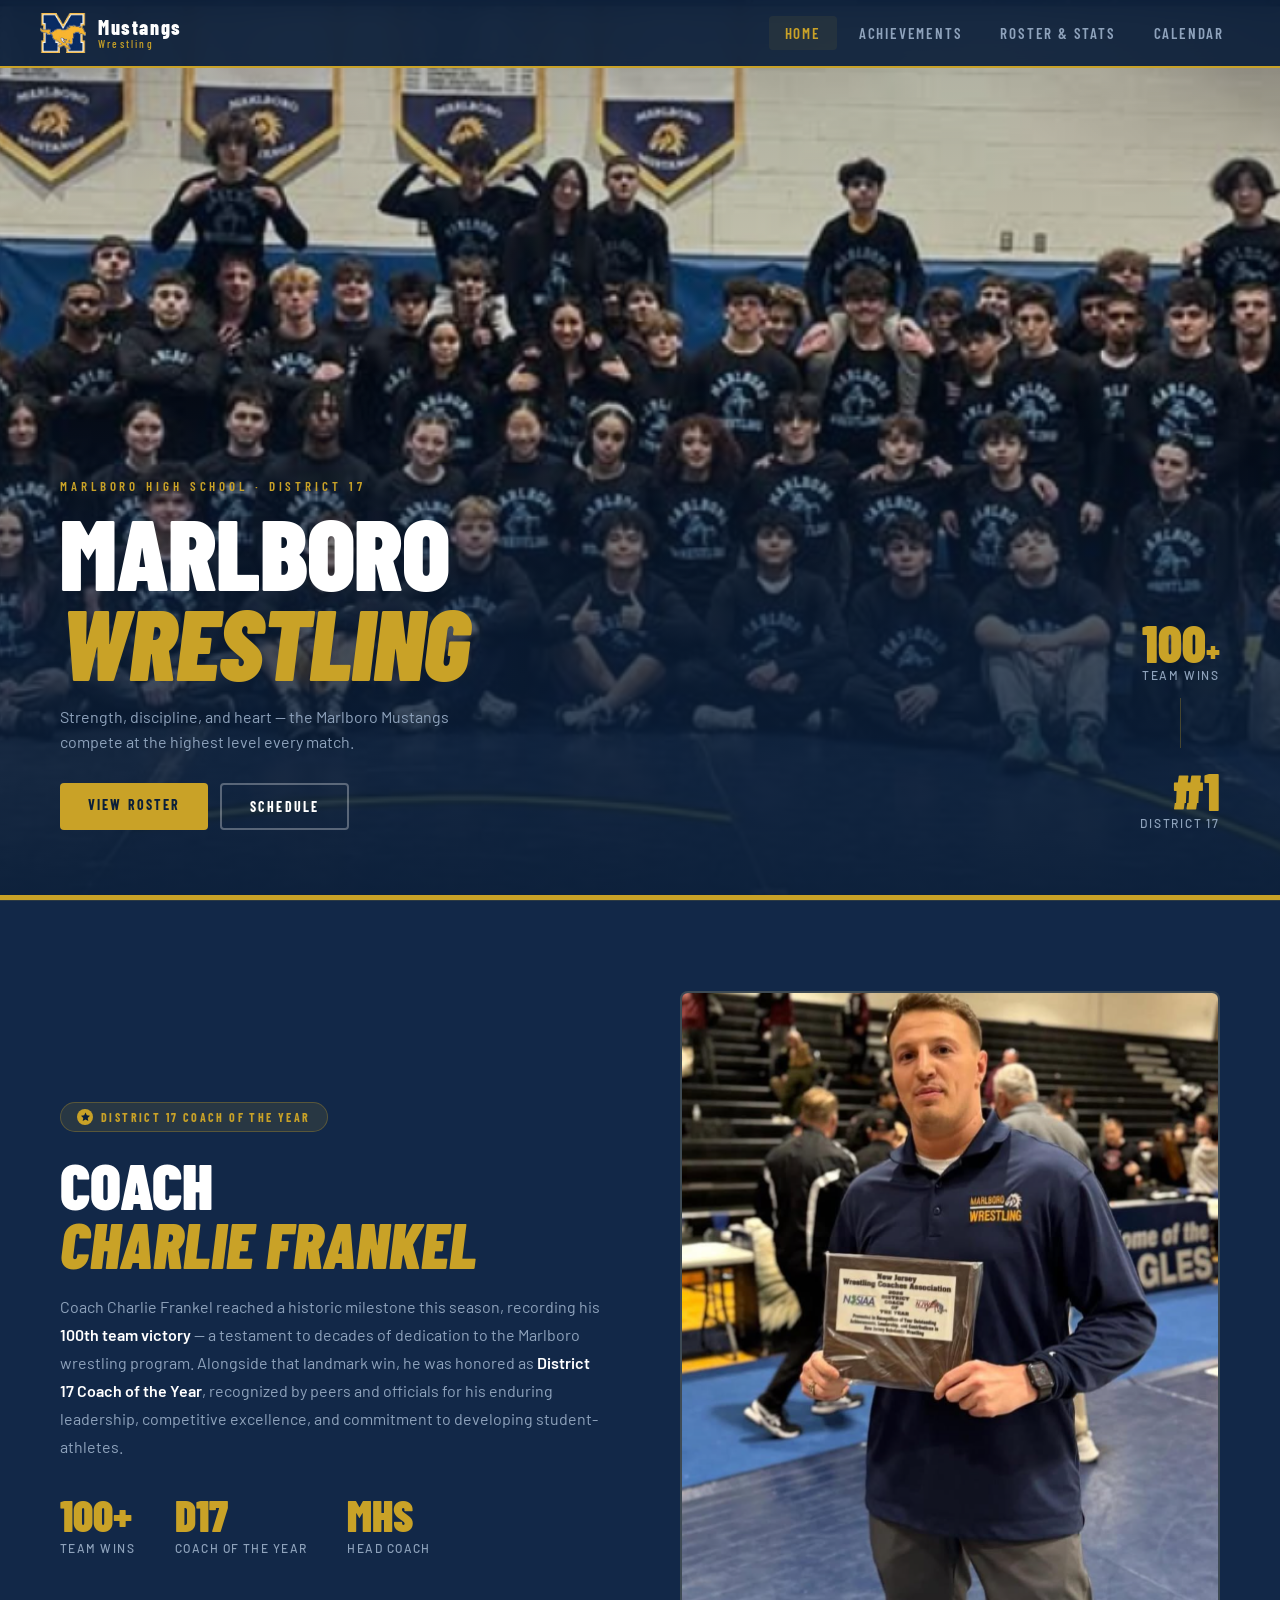
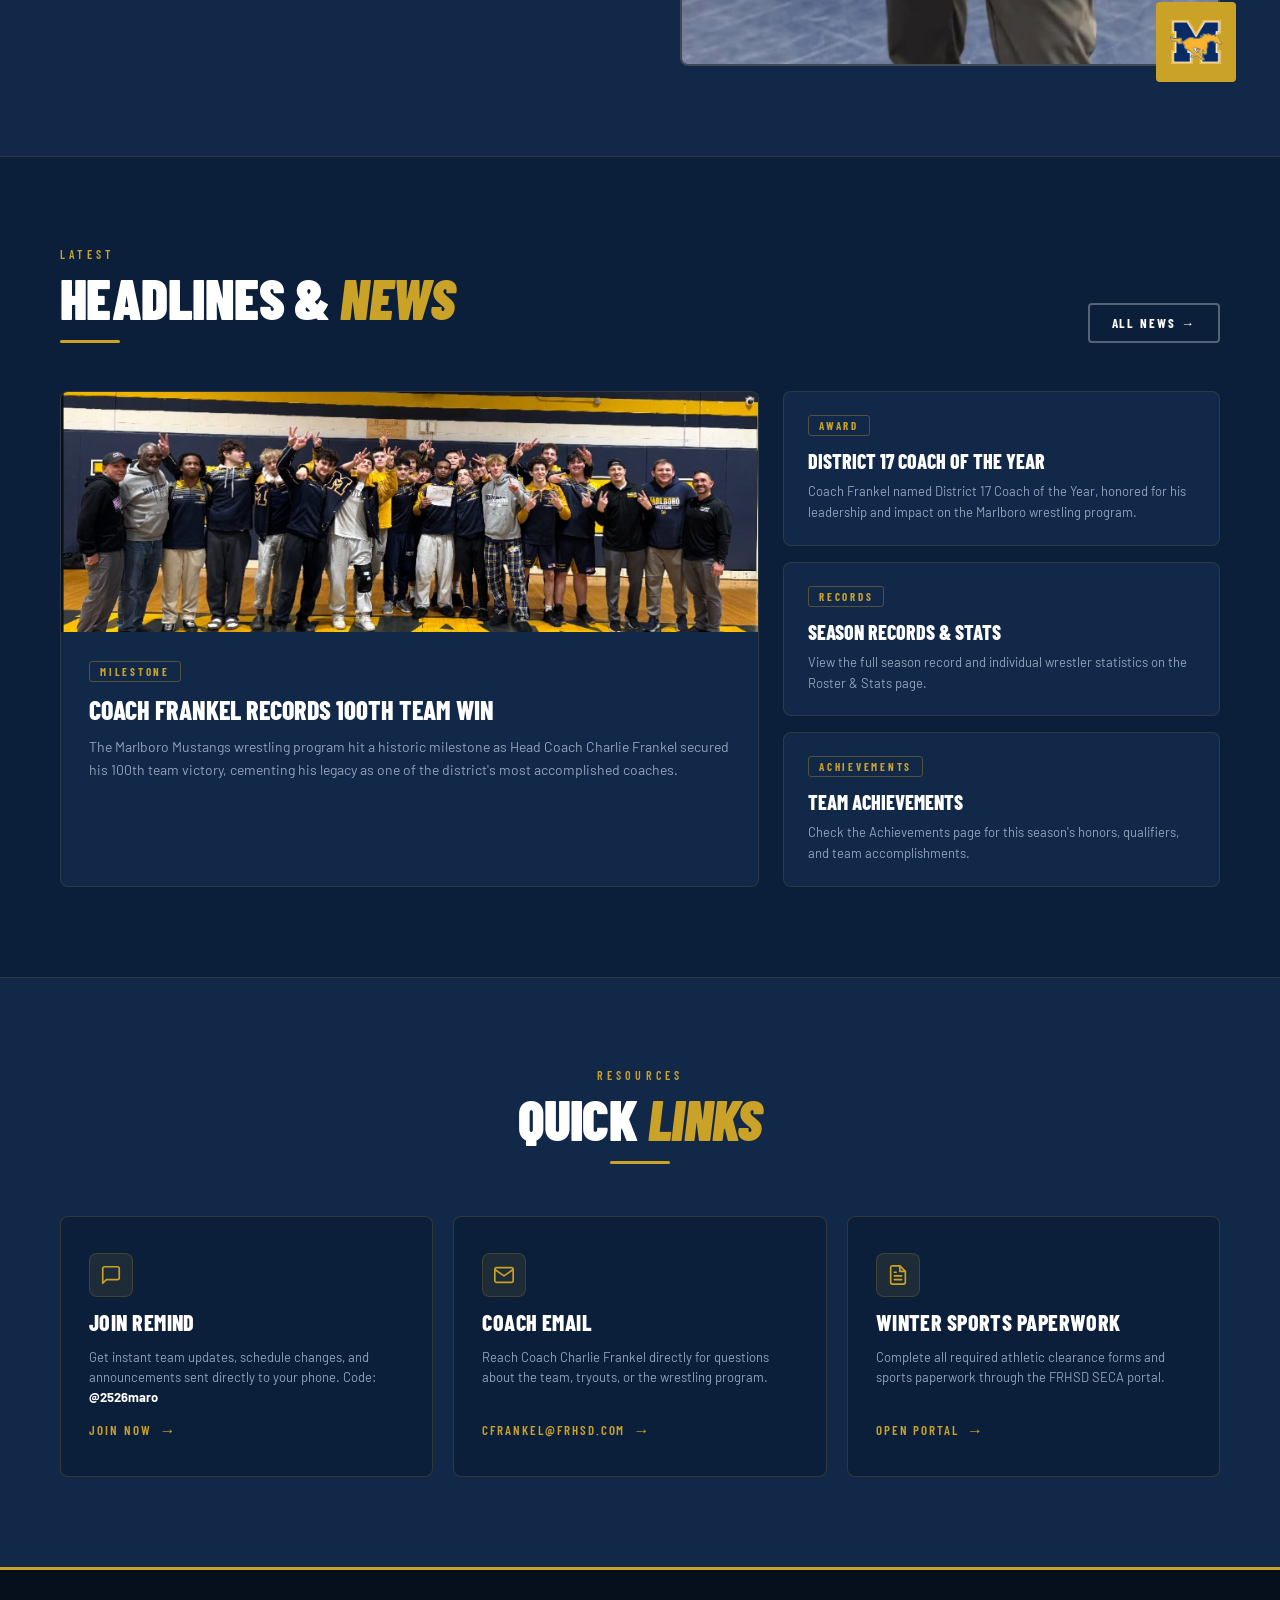
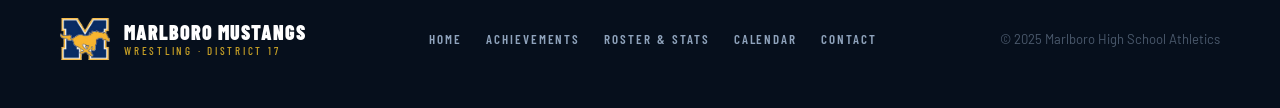
<file: index.html>
<!doctype html>
<html lang="en">
  <head>
    <meta charset="UTF-8" />
    <meta name="viewport" content="width=device-width, initial-scale=1.0" />
    <title>Marlboro Mustangs Wrestling</title>
    <link rel="icon" href="wrestling_transparent.png" />
    <link rel="preconnect" href="https://fonts.googleapis.com" />
    <link rel="preconnect" href="https://fonts.gstatic.com" crossorigin />
    <link
      href="https://fonts.googleapis.com/css2?family=Barlow+Condensed:ital,wght@0,400;0,600;0,700;0,800;0,900;1,700&family=Barlow:wght@400;500;600&display=swap"
      rel="stylesheet"
    />
    <link rel="stylesheet" href="style.css" />
  </head>
  <body>
    <!-- NAVBAR -->
    <header class="navbar">
      <a class="nav-logo" href="index.html">
        <img src="mustangslogo.png" alt="Marlboro Mustangs logo" />
        <div class="nav-logo-text">
          Mustangs
          <span>Wrestling</span>
        </div>
      </a>
      <nav class="nav-links">
        <a href="index.html" class="active">Home</a>
        <a href="achievements.html">Achievements</a>
        <a href="roster.html">Roster &amp; Stats</a>
        <a href="calendar.html">Calendar</a>
      </nav>
    </header>

    <!-- HERO -->
    <section class="hero">
      <!--
    REPLACE: swap src below with your hero/team photo path.
    The team photo (1776652568587_image.png) works great here.
    Example: <img class="hero-img" src="1776652568587_image.png" alt="Marlboro Wrestling team">
  -->
      <img
        class="hero-img"
        src="teamphoto.png"
        alt="Marlboro Mustangs Wrestling team"
      />
      <div class="hero-gradient"></div>
      <div class="hero-accent"></div>

      <div class="hero-content">
        <div class="hero-left">
          <p class="hero-eyebrow">Marlboro High School · District 17</p>
          <h1 class="hero-title">
            Marlboro<br />
            <em>Wrestling</em>
          </h1>
          <p class="hero-sub">
            Strength, discipline, and heart — the Marlboro Mustangs compete at
            the highest level every match.
          </p>
          <div class="hero-buttons">
            <a href="roster.html" class="btn-gold">View Roster</a>
            <a href="calendar.html" class="btn-outline">Schedule</a>
          </div>
        </div>

        <div class="hero-right">
          <div class="hero-stat">
            <div class="hero-stat-num">
              100<span style="font-size: 32px">+</span>
            </div>
            <div class="hero-stat-label">Team Wins</div>
          </div>
          <div class="hero-divider"></div>
          <div class="hero-stat">
            <div class="hero-stat-num">#1</div>
            <div class="hero-stat-label">District 17</div>
          </div>
        </div>
      </div>
    </section>

    <!-- COACH SECTION -->
    <section class="section coach-section">
      <div class="coach-inner">
        <div class="coach-copy">
          <div class="coach-badge">
            <div class="badge-icon">
              <svg width="9" height="9" viewBox="0 0 9 9" fill="none">
                <polygon
                  points="4.5,0.5 5.8,3.3 9,3.7 6.7,5.9 7.3,9 4.5,7.5 1.7,9 2.3,5.9 0,3.7 3.2,3.3"
                  fill="#0b1f3a"
                />
              </svg>
            </div>
            <span class="coach-badge-text">District 17 Coach of the Year</span>
          </div>

          <h2 class="coach-name">Coach<br /><em>Charlie Frankel</em></h2>

          <p class="coach-bio">
            Coach Charlie Frankel reached a historic milestone this season,
            recording his
            <strong>100th team victory</strong> — a testament to decades of
            dedication to the Marlboro wrestling program. Alongside that
            landmark win, he was honored as
            <strong>District 17 Coach of the Year</strong>, recognized by peers
            and officials for his enduring leadership, competitive excellence,
            and commitment to developing student-athletes.
          </p>

          <div class="coach-stats">
            <div class="coach-stat">
              <div class="coach-stat-num">100+</div>
              <div class="coach-stat-label">Team Wins</div>
            </div>
            <div class="coach-stat">
              <div class="coach-stat-num">D17</div>
              <div class="coach-stat-label">Coach of the Year</div>
            </div>
            <div class="coach-stat">
              <div class="coach-stat-num">MHS</div>
              <div class="coach-stat-label">Head Coach</div>
            </div>
          </div>
        </div>

        <div class="coach-img-wrap">
          <div class="coach-img-frame">
            <!--
          REPLACE: Add coach photo here.
          Example: <img src="coach-frankel.jpg" alt="Coach Charlie Frankel">
          Until then, placeholder is shown.
        -->
            <img src="COTY2.png" alt="Coach Charlie Frankel" />
          </div>
          <div class="coach-corner">
            <img src="mustangslogo.png" alt="Mustangs logo" />
          </div>
        </div>
      </div>
    </section>

    <!-- NEWS / HEADLINES SECTION -->
    <section class="section news-section">
      <div class="news-inner">
        <div class="news-header">
          <div>
            <p class="section-label">Latest</p>
            <h2 class="section-heading">Headlines &amp; <em>News</em></h2>
            <div class="gold-rule"></div>
          </div>
          <a
            href="achievements.html"
            class="btn-outline"
            style="font-size: 13px; padding: 10px 22px"
            >All News →</a
          >
        </div>

        <div class="news-grid">
          <!-- MAIN STORY -->
          <div class="news-card">
            <img class="news-card-img" src="100.png" alt="Team celebrating" />
            <div class="news-card-body">
              <span class="news-tag">Milestone</span>
              <h3 class="news-card-title">
                Coach Frankel Records 100th Team Win
              </h3>
              <p class="news-card-desc">
                The Marlboro Mustangs wrestling program hit a historic milestone
                as Head Coach Charlie Frankel secured his 100th team victory,
                cementing his legacy as one of the district's most accomplished
                coaches.
              </p>
            </div>
          </div>

          <!-- SIDE STORIES -->
          <div class="news-side">
            <div class="news-small">
              <span class="news-tag">Award</span>
              <h3 class="news-small-title">District 17 Coach of the Year</h3>
              <p class="news-small-desc">
                Coach Frankel named District 17 Coach of the Year, honored for
                his leadership and impact on the Marlboro wrestling program.
              </p>
            </div>

            <div class="news-small">
              <span class="news-tag">Records</span>
              <h3 class="news-small-title">Season Records &amp; Stats</h3>
              <p class="news-small-desc">
                <!--
              REPLACE: Add season record here. E.g. "The Mustangs finished the season 14-3 with..."
            -->
                View the full season record and individual wrestler statistics
                on the Roster &amp; Stats page.
              </p>
            </div>

            <div class="news-small">
              <span class="news-tag">Achievements</span>
              <h3 class="news-small-title">Team Achievements</h3>
              <p class="news-small-desc">
                <!--
              REPLACE: Add team achievements. E.g. "Three Mustangs qualified for states..."
            -->
                Check the Achievements page for this season's honors,
                qualifiers, and team accomplishments.
              </p>
            </div>
          </div>
        </div>
      </div>
    </section>

    <!-- LINKS SECTION -->
    <section class="section links-section">
      <div class="links-inner">
        <div class="links-header">
          <p class="section-label">Resources</p>
          <h2 class="section-heading">Quick <em>Links</em></h2>
          <div class="gold-rule" style="margin: 16px auto 0"></div>
        </div>

        <div class="links-grid">
          <!-- REMIND -->
          <a
            class="link-card"
            href="https://www.remind.com/join/2526maro"
            target="_blank"
            rel="noopener"
          >
            <div class="link-icon">
              <svg viewBox="0 0 24 24">
                <path
                  d="M21 15a2 2 0 0 1-2 2H7l-4 4V5a2 2 0 0 1 2-2h14a2 2 0 0 1 2 2z"
                />
              </svg>
            </div>
            <div class="link-title">Join Remind</div>
            <p class="link-desc">
              Get instant team updates, schedule changes, and announcements sent
              directly to your phone. Code:
              <strong style="color: var(--white)">@2526maro</strong>
            </p>
            <span class="link-arrow">Join Now</span>
          </a>

          <!-- COACH EMAIL -->
          <a class="link-card" href="mailto:cfrankel@frhsd.com">
            <div class="link-icon">
              <svg viewBox="0 0 24 24">
                <path
                  d="M4 4h16c1.1 0 2 .9 2 2v12c0 1.1-.9 2-2 2H4c-1.1 0-2-.9-2-2V6c0-1.1.9-2 2-2z"
                />
                <polyline points="22,6 12,13 2,6" />
              </svg>
            </div>
            <div class="link-title">Coach Email</div>
            <p class="link-desc">
              Reach Coach Charlie Frankel directly for questions about the team,
              tryouts, or the wrestling program.
            </p>
            <span class="link-arrow">cfrankel@frhsd.com</span>
          </a>

          <!-- PAPERWORK -->
          <a
            class="link-card"
            href="https://sites.google.com/frhsd.com/frhsdsecasite/home"
            target="_blank"
            rel="noopener"
          >
            <div class="link-icon">
              <svg viewBox="0 0 24 24">
                <path
                  d="M14 2H6a2 2 0 0 0-2 2v16a2 2 0 0 0 2 2h12a2 2 0 0 0 2-2V8z"
                />
                <polyline points="14 2 14 8 20 8" />
                <line x1="16" y1="13" x2="8" y2="13" />
                <line x1="16" y1="17" x2="8" y2="17" />
                <polyline points="10 9 9 9 8 9" />
              </svg>
            </div>
            <div class="link-title">Winter Sports Paperwork</div>
            <p class="link-desc">
              Complete all required athletic clearance forms and sports
              paperwork through the FRHSD SECA portal.
            </p>
            <span class="link-arrow">Open Portal</span>
          </a>
        </div>
      </div>
    </section>

    <!-- FOOTER -->
    <footer class="footer">
      <div class="footer-brand">
        <img src="mustangslogo.png" alt="Mustangs logo" />
        <div class="footer-brand-text">
          <div class="footer-brand-name">Marlboro Mustangs</div>
          <div class="footer-brand-sub">Wrestling · District 17</div>
        </div>
      </div>

      <nav class="footer-links">
        <a href="index.html">Home</a>
        <a href="achievements.html">Achievements</a>
        <a href="roster.html">Roster &amp; Stats</a>
        <a href="calendar.html">Calendar</a>
        <a href="mailto:cfrankel@frhsd.com">Contact</a>
      </nav>

      <p class="footer-copy">&copy; 2025 Marlboro High School Athletics</p>
    </footer>
  </body>
</html>
</file>
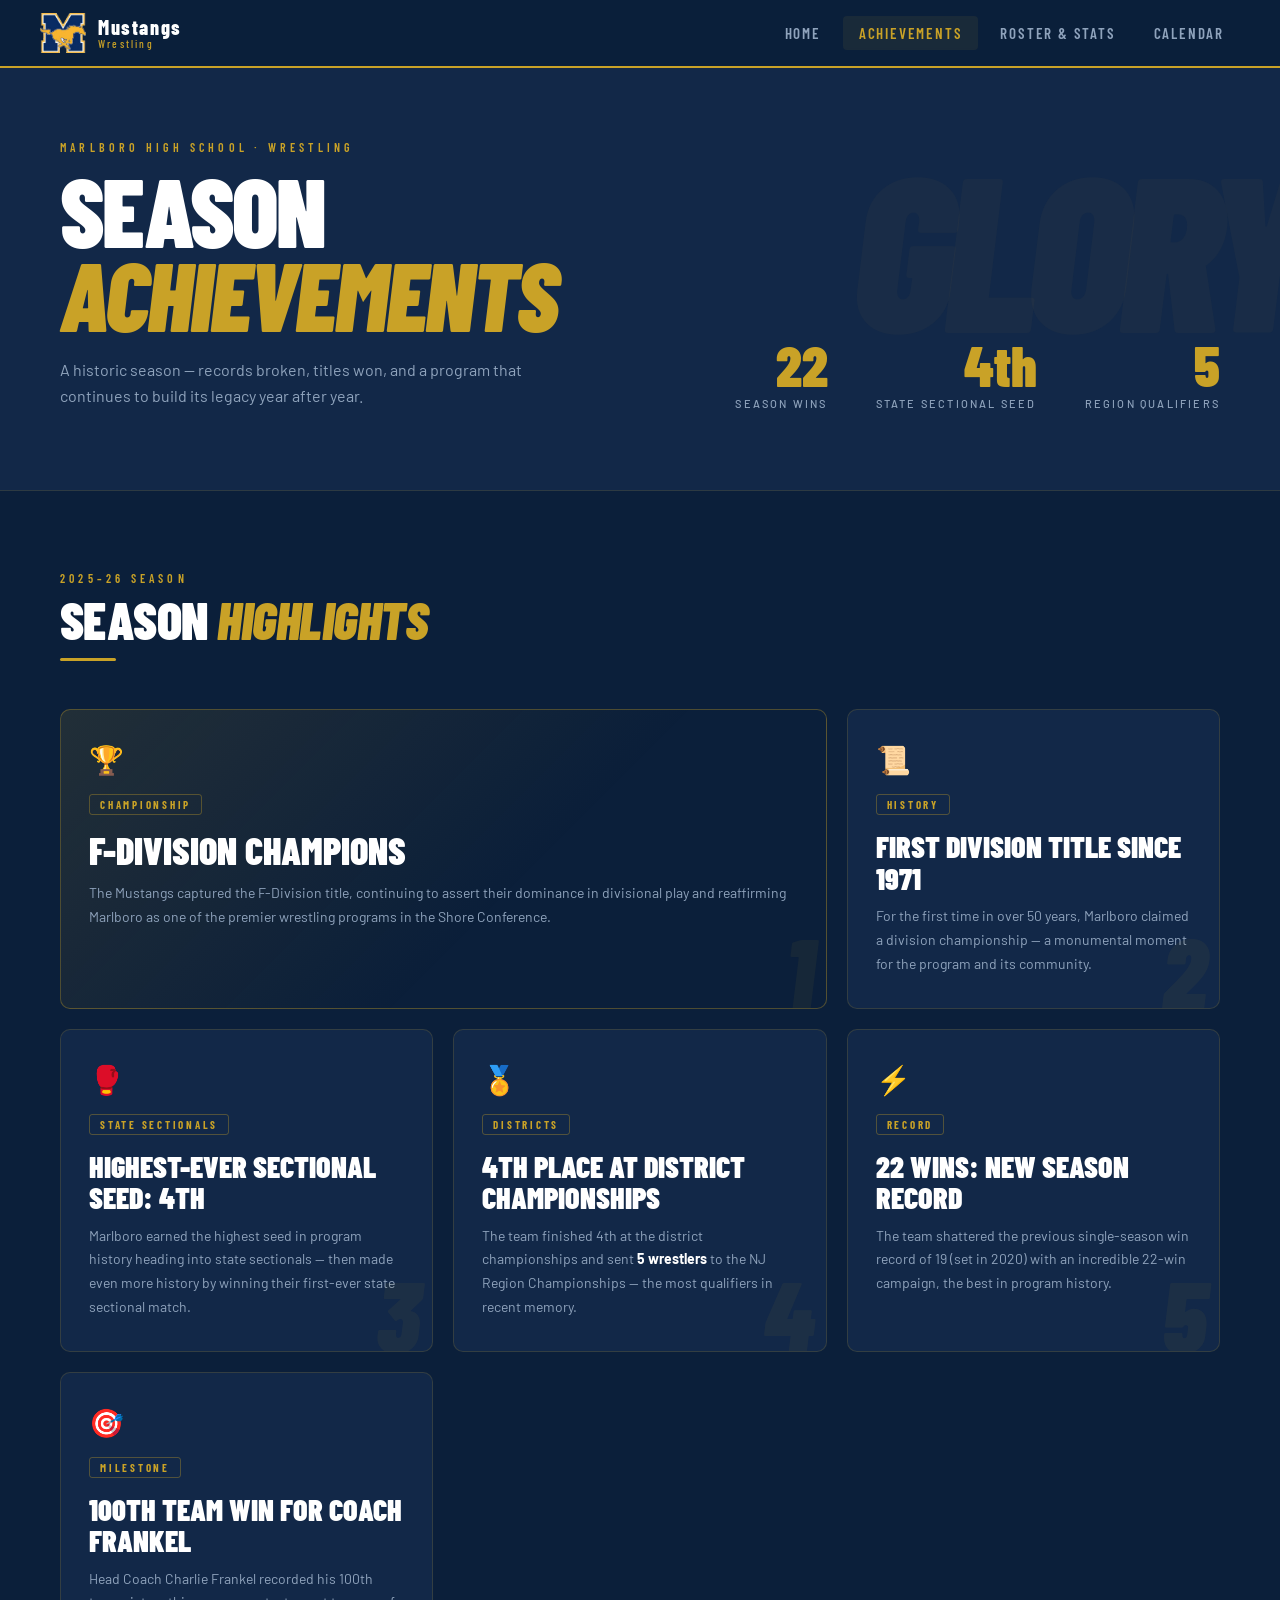
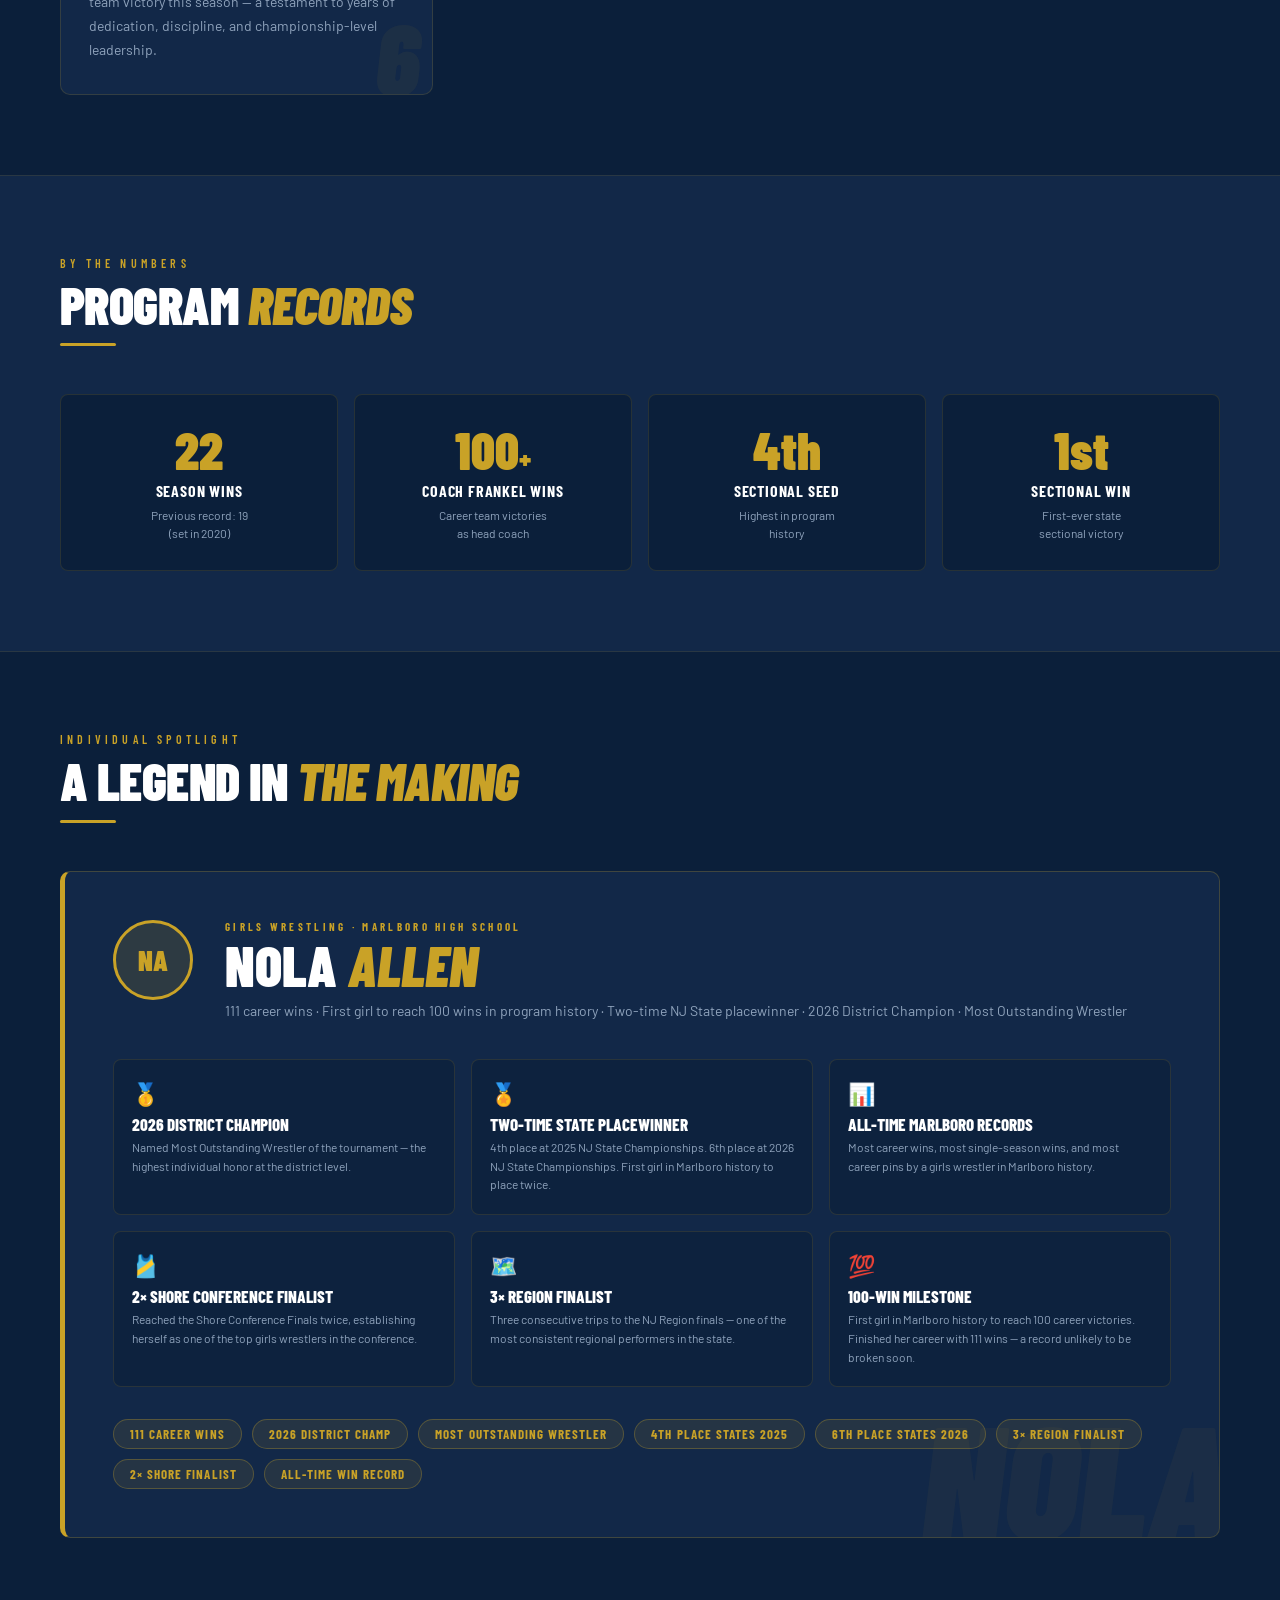
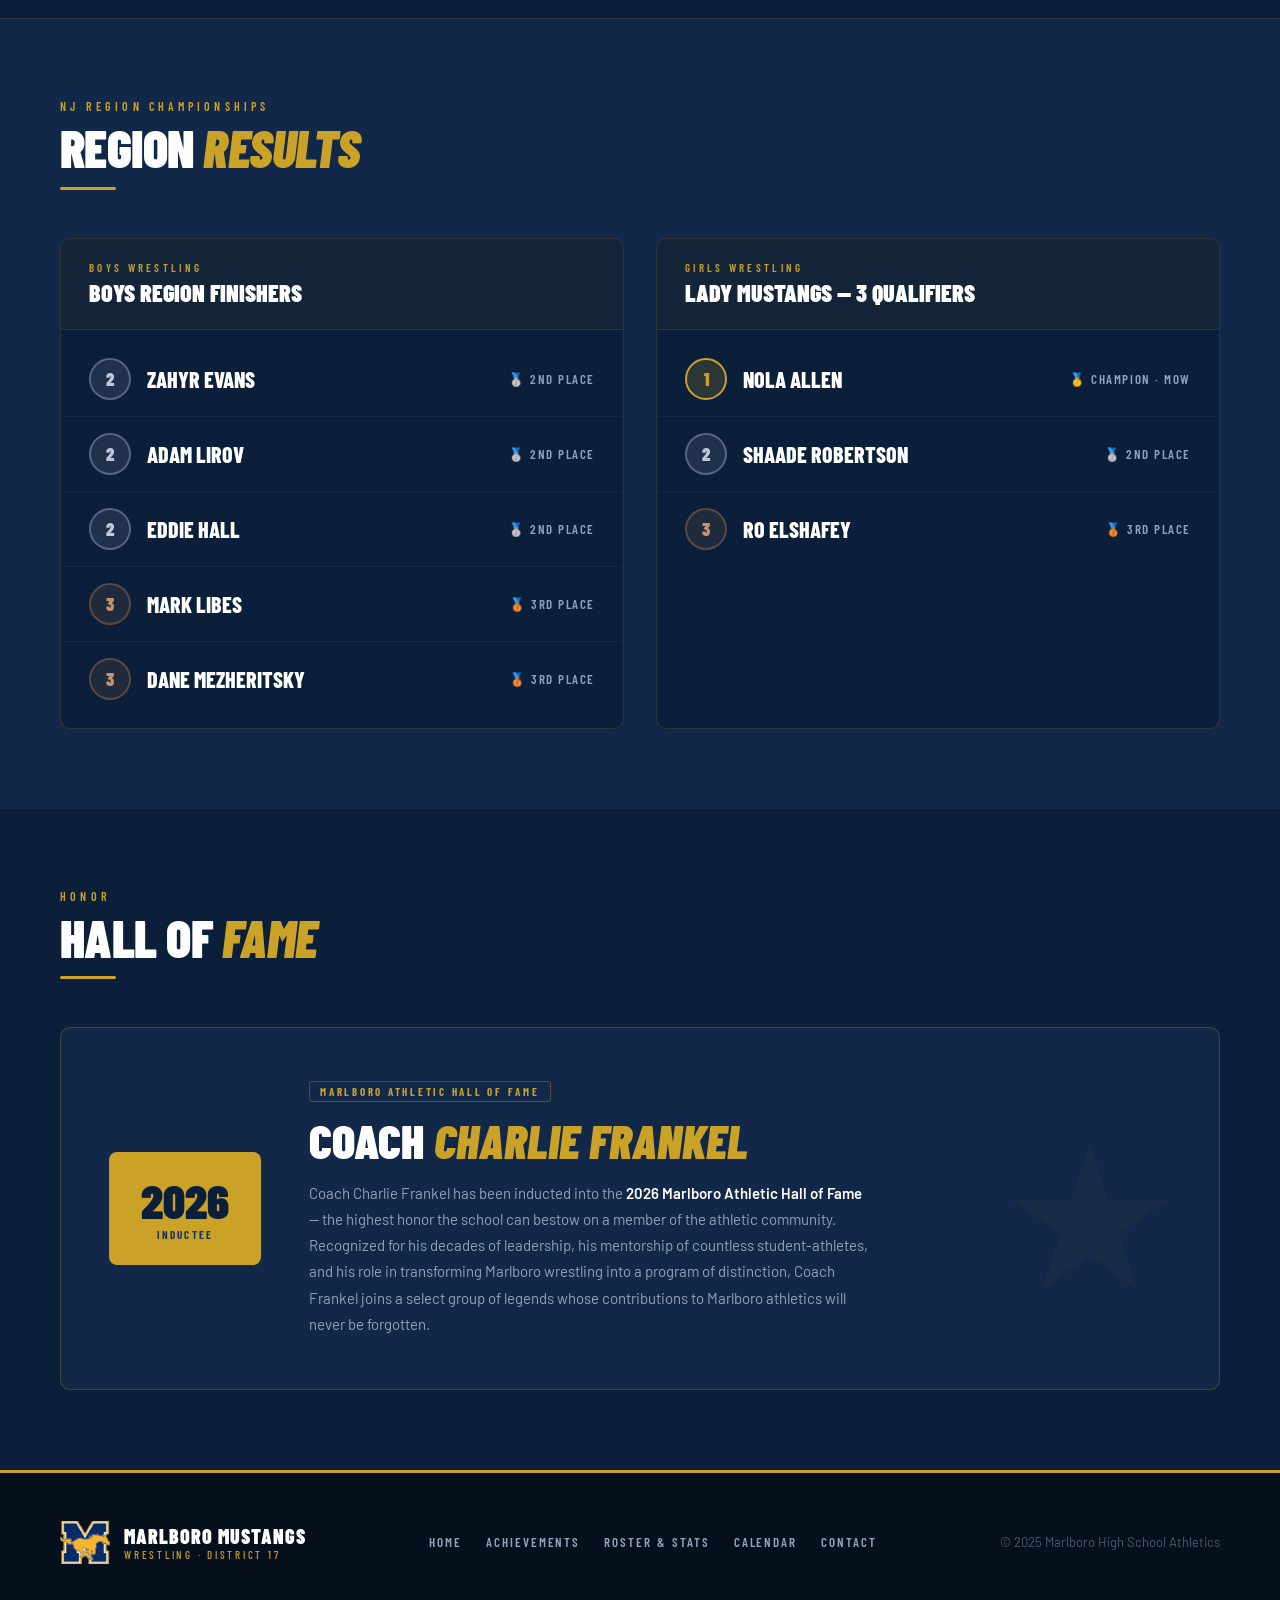
<file: achievements.html>
<!doctype html>
<html lang="en">
  <head>
    <meta charset="UTF-8" />
    <meta name="viewport" content="width=device-width, initial-scale=1.0" />
    <title>Achievements · Marlboro Mustangs Wrestling</title>
    <link rel="icon" href="wrestling_transparent.png" />
    <link rel="preconnect" href="https://fonts.googleapis.com" />
    <link rel="preconnect" href="https://fonts.gstatic.com" crossorigin />
    <link
      href="https://fonts.googleapis.com/css2?family=Barlow+Condensed:ital,wght@0,400;0,600;0,700;0,800;0,900;1,700;1,800;1,900&family=Barlow:wght@400;500;600&display=swap"
      rel="stylesheet"
    />
    <link rel="stylesheet" href="achievement.css" />
  </head>
  <body>
    <!-- NAVBAR -->
    <header class="navbar">
      <a class="nav-logo" href="index.html">
        <img src="mustangslogo.png" alt="Marlboro Mustangs logo" />
        <div class="nav-logo-text">
          Mustangs
          <span>Wrestling</span>
        </div>
      </a>
      <nav class="nav-links">
        <a href="index.html">Home</a>
        <a href="achievements.html" class="active">Achievements</a>
        <a href="roster.html">Roster &amp; Stats</a>
        <a href="calendar.html">Calendar</a>
      </nav>
    </header>

    <!-- PAGE HERO -->
    <div class="page-hero">
      <div class="page-hero-inner">
        <div class="page-hero-left">
          <p class="page-eyebrow">Marlboro High School · Wrestling</p>
          <h1 class="page-title">Season<br /><em>Achievements</em></h1>
          <p class="page-sub">
            A historic season — records broken, titles won, and a program that
            continues to build its legacy year after year.
          </p>
        </div>
        <div class="page-hero-stats">
          <div class="hero-stat-block">
            <div class="hero-stat-num">22</div>
            <div class="hero-stat-label">Season Wins</div>
          </div>
          <div class="hero-stat-block">
            <div class="hero-stat-num">4th</div>
            <div class="hero-stat-label">State Sectional Seed</div>
          </div>
          <div class="hero-stat-block">
            <div class="hero-stat-num">5</div>
            <div class="hero-stat-label">Region Qualifiers</div>
          </div>
        </div>
      </div>
    </div>

    <!-- SEASON HIGHLIGHTS -->
    <section class="section highlights-section">
      <div class="section-inner">
        <p class="section-label">2025–26 Season</p>
        <h2 class="section-heading">Season <em>Highlights</em></h2>
        <div class="gold-rule"></div>

        <div class="highlights-grid">
          <div class="highlight-card featured" data-num="1">
            <span class="hl-icon">🏆</span>
            <span class="hl-tag">Championship</span>
            <h3 class="hl-title">F-Division Champions</h3>
            <p class="hl-desc">
              The Mustangs captured the F-Division title, continuing to assert
              their dominance in divisional play and reaffirming Marlboro as one
              of the premier wrestling programs in the Shore Conference.
            </p>
          </div>

          <div class="highlight-card" data-num="2">
            <span class="hl-icon">📜</span>
            <span class="hl-tag">History</span>
            <h3 class="hl-title">First Division Title Since 1971</h3>
            <p class="hl-desc">
              For the first time in over 50 years, Marlboro claimed a division
              championship — a monumental moment for the program and its
              community.
            </p>
          </div>

          <div class="highlight-card" data-num="3">
            <span class="hl-icon">🥊</span>
            <span class="hl-tag">State Sectionals</span>
            <h3 class="hl-title">Highest-Ever Sectional Seed: 4th</h3>
            <p class="hl-desc">
              Marlboro earned the highest seed in program history heading into
              state sectionals — then made even more history by winning their
              first-ever state sectional match.
            </p>
          </div>

          <div class="highlight-card" data-num="4">
            <span class="hl-icon">🏅</span>
            <span class="hl-tag">Districts</span>
            <h3 class="hl-title">4th Place at District Championships</h3>
            <p class="hl-desc">
              The team finished 4th at the district championships and sent
              <strong style="color: var(--white)">5 wrestlers</strong> to the NJ
              Region Championships — the most qualifiers in recent memory.
            </p>
          </div>

          <div class="highlight-card" data-num="5">
            <span class="hl-icon">⚡</span>
            <span class="hl-tag">Record</span>
            <h3 class="hl-title">22 Wins: New Season Record</h3>
            <p class="hl-desc">
              The team shattered the previous single-season win record of 19
              (set in 2020) with an incredible 22-win campaign, the best in
              program history.
            </p>
          </div>

          <div class="highlight-card" data-num="6">
            <span class="hl-icon">🎯</span>
            <span class="hl-tag">Milestone</span>
            <h3 class="hl-title">100th Team Win for Coach Frankel</h3>
            <p class="hl-desc">
              Head Coach Charlie Frankel recorded his 100th team victory this
              season — a testament to years of dedication, discipline, and
              championship-level leadership.
            </p>
          </div>
        </div>
      </div>
    </section>

    <!-- RECORD NUMBERS -->
    <section class="section records-section">
      <div class="section-inner">
        <p class="section-label">By the Numbers</p>
        <h2 class="section-heading">Program <em>Records</em></h2>
        <div class="gold-rule"></div>

        <div class="records-grid">
          <div class="record-card">
            <div class="record-num">22</div>
            <div class="record-label">Season Wins</div>
            <div class="record-sub">Previous record: 19<br />(set in 2020)</div>
          </div>
          <div class="record-card">
            <div class="record-num">
              100<span style="font-size: 28px">+</span>
            </div>
            <div class="record-label">Coach Frankel Wins</div>
            <div class="record-sub">
              Career team victories<br />as head coach
            </div>
          </div>
          <div class="record-card">
            <div class="record-num">4th</div>
            <div class="record-label">Sectional Seed</div>
            <div class="record-sub">Highest in program<br />history</div>
          </div>
          <div class="record-card">
            <div class="record-num">1st</div>
            <div class="record-label">Sectional Win</div>
            <div class="record-sub">
              First-ever state<br />sectional victory
            </div>
          </div>
        </div>
      </div>
    </section>

    <!-- NOLA ALLEN SPOTLIGHT -->
    <section class="section nola-section">
      <div class="nola-inner">
        <p class="section-label">Individual Spotlight</p>
        <h2 class="section-heading">A Legend in <em>the Making</em></h2>
        <div class="gold-rule"></div>

        <div class="nola-banner">
          <div class="nola-header">
            <div class="nola-avatar">
              <span class="nola-avatar-text">NA</span>
            </div>
            <div class="nola-name-block">
              <p class="nola-label">Girls Wrestling · Marlboro High School</p>
              <h3 class="nola-name">Nola <em>Allen</em></h3>
              <p class="nola-subtitle">
                111 career wins · First girl to reach 100 wins in program
                history · Two-time NJ State placewinner · 2026 District Champion
                · Most Outstanding Wrestler
              </p>
            </div>
          </div>

          <div class="nola-achievements">
            <div class="nola-ach">
              <div class="nola-ach-medal">🥇</div>
              <div class="nola-ach-title">2026 District Champion</div>
              <div class="nola-ach-desc">
                Named Most Outstanding Wrestler of the tournament — the highest
                individual honor at the district level.
              </div>
            </div>
            <div class="nola-ach">
              <div class="nola-ach-medal">🏅</div>
              <div class="nola-ach-title">Two-Time State Placewinner</div>
              <div class="nola-ach-desc">
                4th place at 2025 NJ State Championships. 6th place at 2026 NJ
                State Championships. First girl in Marlboro history to place
                twice.
              </div>
            </div>
            <div class="nola-ach">
              <div class="nola-ach-medal">📊</div>
              <div class="nola-ach-title">All-Time Marlboro Records</div>
              <div class="nola-ach-desc">
                Most career wins, most single-season wins, and most career pins
                by a girls wrestler in Marlboro history.
              </div>
            </div>
            <div class="nola-ach">
              <div class="nola-ach-medal">🎽</div>
              <div class="nola-ach-title">2× Shore Conference Finalist</div>
              <div class="nola-ach-desc">
                Reached the Shore Conference Finals twice, establishing herself
                as one of the top girls wrestlers in the conference.
              </div>
            </div>
            <div class="nola-ach">
              <div class="nola-ach-medal">🗺️</div>
              <div class="nola-ach-title">3× Region Finalist</div>
              <div class="nola-ach-desc">
                Three consecutive trips to the NJ Region finals — one of the
                most consistent regional performers in the state.
              </div>
            </div>
            <div class="nola-ach">
              <div class="nola-ach-medal">💯</div>
              <div class="nola-ach-title">100-Win Milestone</div>
              <div class="nola-ach-desc">
                First girl in Marlboro history to reach 100 career victories.
                Finished her career with 111 wins — a record unlikely to be
                broken soon.
              </div>
            </div>
          </div>

          <div class="nola-milestones">
            <span class="milestone-pill">111 Career Wins</span>
            <span class="milestone-pill">2026 District Champ</span>
            <span class="milestone-pill">Most Outstanding Wrestler</span>
            <span class="milestone-pill">4th Place States 2025</span>
            <span class="milestone-pill">6th Place States 2026</span>
            <span class="milestone-pill">3× Region Finalist</span>
            <span class="milestone-pill">2× Shore Finalist</span>
            <span class="milestone-pill">All-Time Win Record</span>
          </div>
        </div>
      </div>
    </section>

    <!-- REGION RESULTS -->
    <section class="section region-section">
      <div class="section-inner">
        <p class="section-label">NJ Region Championships</p>
        <h2 class="section-heading">Region <em>Results</em></h2>
        <div class="gold-rule"></div>

        <div class="region-cols">
          <!-- BOYS -->
          <div class="region-block">
            <div class="region-block-header">
              <p class="region-block-label">Boys Wrestling</p>
              <h3 class="region-block-title">Boys Region Finishers</h3>
            </div>
            <div class="region-list">
              <div class="region-row">
                <div class="place-badge place-2">2</div>
                <div class="region-wrestler-name">Zahyr Evans</div>
                <div class="region-place-label">🥈 2nd Place</div>
              </div>
              <div class="region-row">
                <div class="place-badge place-2">2</div>
                <div class="region-wrestler-name">Adam Lirov</div>
                <div class="region-place-label">🥈 2nd Place</div>
              </div>
              <div class="region-row">
                <div class="place-badge place-2">2</div>
                <div class="region-wrestler-name">Eddie Hall</div>
                <div class="region-place-label">🥈 2nd Place</div>
              </div>
              <div class="region-row">
                <div class="place-badge place-3">3</div>
                <div class="region-wrestler-name">Mark Libes</div>
                <div class="region-place-label">🥉 3rd Place</div>
              </div>
              <div class="region-row">
                <div class="place-badge place-3">3</div>
                <div class="region-wrestler-name">Dane Mezheritsky</div>
                <div class="region-place-label">🥉 3rd Place</div>
              </div>
            </div>
          </div>

          <!-- GIRLS -->
          <div class="region-block">
            <div class="region-block-header">
              <p class="region-block-label">Girls Wrestling</p>
              <h3 class="region-block-title">Lady Mustangs — 3 Qualifiers</h3>
            </div>
            <div class="region-list">
              <div class="region-row">
                <div class="place-badge place-1">1</div>
                <div class="region-wrestler-name">Nola Allen</div>
                <div class="region-place-label">🥇 Champion · MOW</div>
              </div>
              <div class="region-row">
                <div class="place-badge place-2">2</div>
                <div class="region-wrestler-name">Shaade Robertson</div>
                <div class="region-place-label">🥈 2nd Place</div>
              </div>
              <div class="region-row">
                <div class="place-badge place-3">3</div>
                <div class="region-wrestler-name">Ro Elshafey</div>
                <div class="region-place-label">🥉 3rd Place</div>
              </div>
            </div>
          </div>
        </div>
      </div>
    </section>

    <!-- HALL OF FAME -->
    <section class="section hof-section">
      <div class="section-inner">
        <p class="section-label">Honor</p>
        <h2 class="section-heading">Hall of <em>Fame</em></h2>
        <div class="gold-rule"></div>

        <div class="hof-card">
          <div class="hof-year-block">
            <div class="hof-year">2026</div>
            <div class="hof-year-label">Inductee</div>
          </div>
          <div class="hof-copy">
            <span class="hof-tag">Marlboro Athletic Hall of Fame</span>
            <h3 class="hof-name">Coach <em>Charlie Frankel</em></h3>
            <p class="hof-desc">
              Coach Charlie Frankel has been inducted into the
              <strong>2026 Marlboro Athletic Hall of Fame</strong> — the highest
              honor the school can bestow on a member of the athletic community.
              Recognized for his decades of leadership, his mentorship of
              countless student-athletes, and his role in transforming Marlboro
              wrestling into a program of distinction, Coach Frankel joins a
              select group of legends whose contributions to Marlboro athletics
              will never be forgotten.
            </p>
          </div>
        </div>
      </div>
    </section>

    <!-- FOOTER -->
    <footer class="footer">
      <div class="footer-brand">
        <img src="mustangslogo.png" alt="Mustangs logo" />
        <div class="footer-brand-text">
          <div class="footer-brand-name">Marlboro Mustangs</div>
          <div class="footer-brand-sub">Wrestling · District 17</div>
        </div>
      </div>
      <nav class="footer-links">
        <a href="index.html">Home</a>
        <a href="achievements.html">Achievements</a>
        <a href="roster.html">Roster &amp; Stats</a>
        <a href="calendar.html">Calendar</a>
        <a href="mailto:cfrankel@frhsd.com">Contact</a>
      </nav>
      <p class="footer-copy">&copy; 2025 Marlboro High School Athletics</p>
    </footer>
  </body>
</html>
</file>
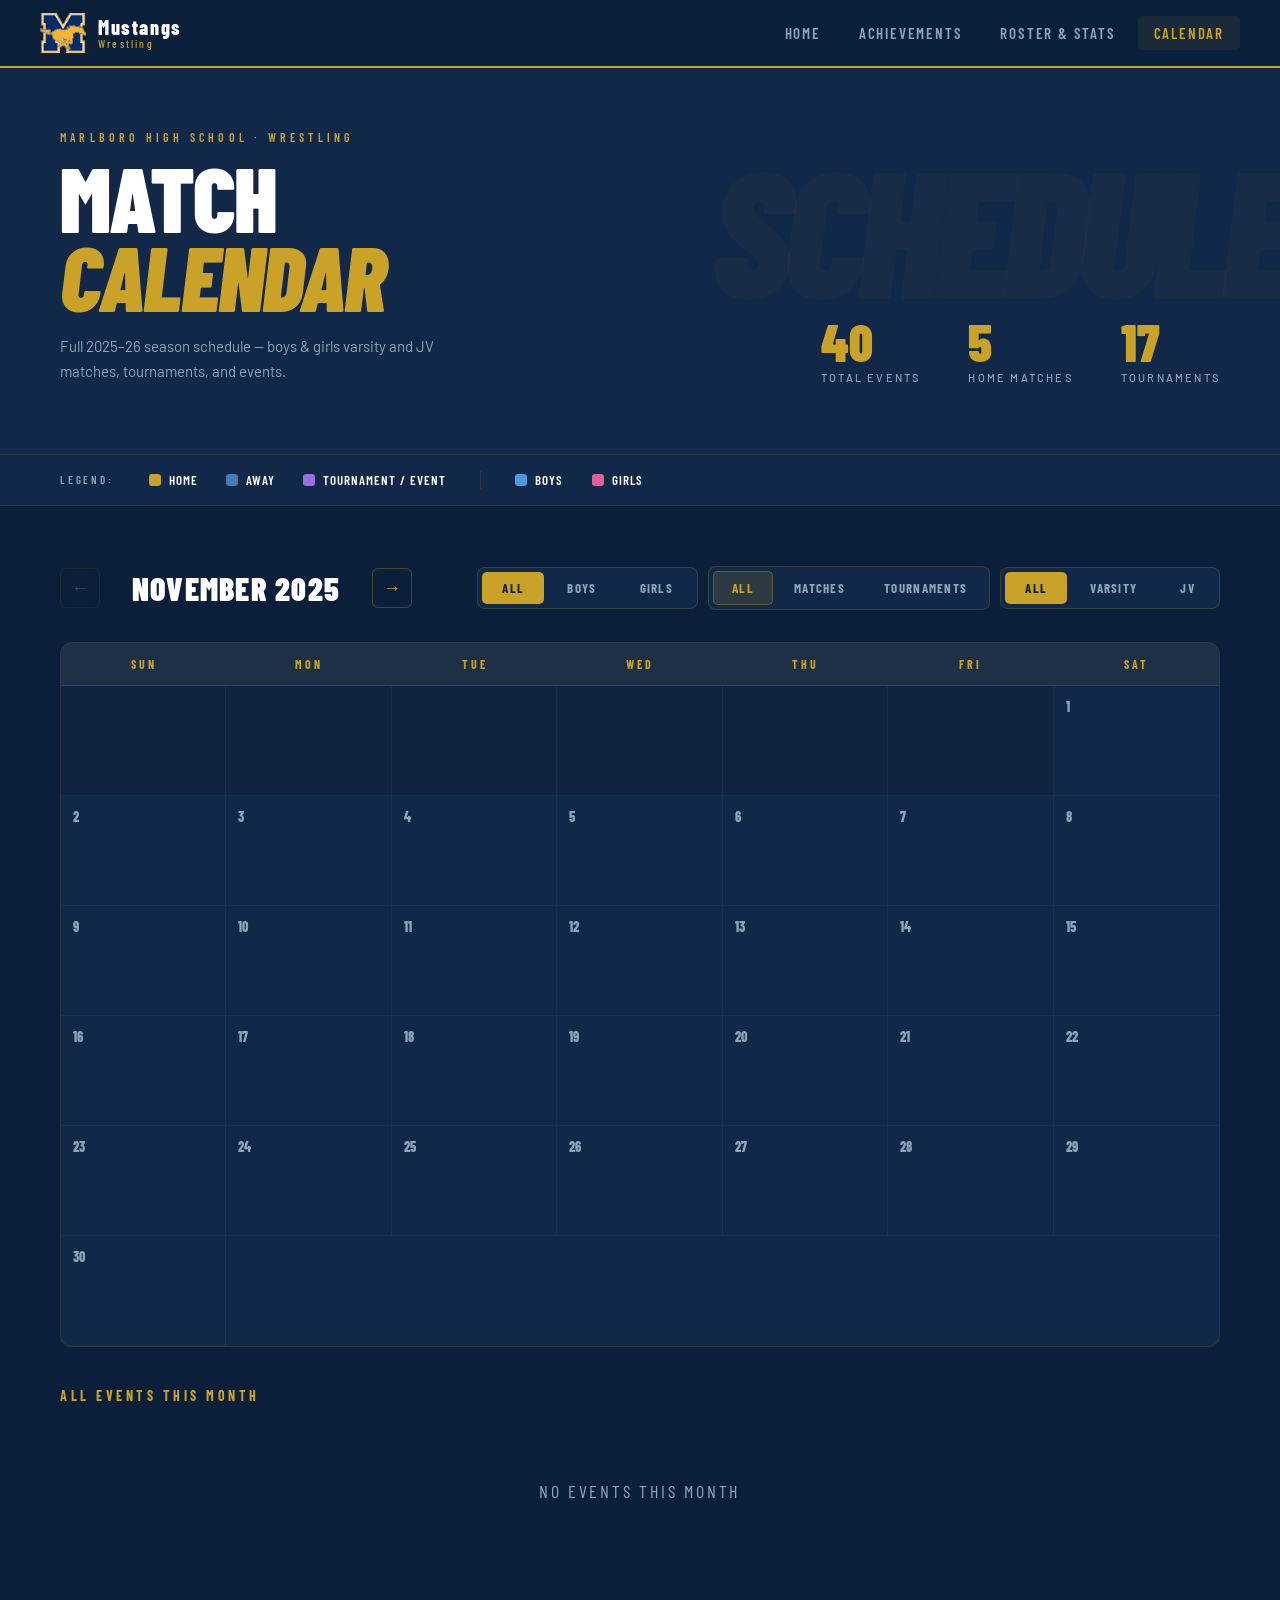
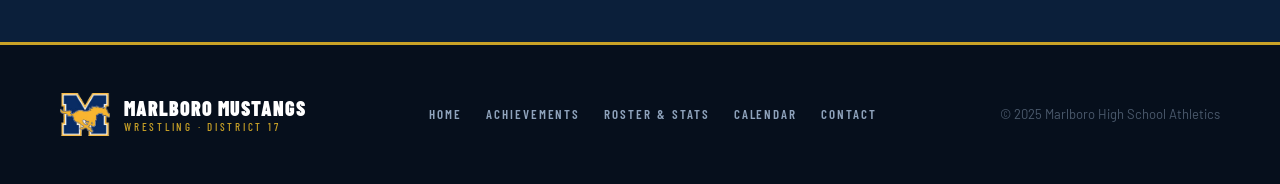
<file: calendar.html>
<!doctype html>
<html lang="en">
  <head>
    <meta charset="UTF-8" />
    <meta name="viewport" content="width=device-width, initial-scale=1.0" />
    <title>Match Calendar · Marlboro Mustangs Wrestling</title>
    <link rel="icon" href="wrestling_transparent.png" />
    <link rel="preconnect" href="https://fonts.googleapis.com" />
    <link rel="preconnect" href="https://fonts.gstatic.com" crossorigin />
    <link
      href="https://fonts.googleapis.com/css2?family=Barlow+Condensed:ital,wght@0,400;0,600;0,700;0,800;0,900;1,700;1,800;1,900&family=Barlow:wght@400;500;600&display=swap"
      rel="stylesheet"
    />
    <link rel="stylesheet" href="calendar.css" />
  </head>
  <body>
    <!-- NAVBAR -->
    <header class="navbar">
      <a class="nav-logo" href="index.html">
        <img src="mustangslogo.png" alt="Marlboro Mustangs logo" />
        <div class="nav-logo-text">Mustangs<span>Wrestling</span></div>
      </a>
      <nav class="nav-links">
        <a href="index.html">Home</a>
        <a href="achievements.html">Achievements</a>
        <a href="roster.html">Roster &amp; Stats</a>
        <a href="calendar.html" class="active">Calendar</a>
      </nav>
    </header>

    <!-- PAGE HERO -->
    <div class="page-hero">
      <div class="page-hero-inner">
        <div>
          <p class="page-eyebrow">Marlboro High School · Wrestling</p>
          <h1 class="page-title">Match<br /><em>Calendar</em></h1>
          <p class="page-sub">
            Full 2025–26 season schedule — boys &amp; girls varsity and JV
            matches, tournaments, and events.
          </p>
        </div>
        <div class="page-hero-stats">
          <div>
            <div class="hero-stat-num" id="heroMatchCount">—</div>
            <div class="hero-stat-label">Total Events</div>
          </div>
          <div>
            <div class="hero-stat-num" id="heroHomeCount">—</div>
            <div class="hero-stat-label">Home Matches</div>
          </div>
          <div>
            <div class="hero-stat-num" id="heroTournaments">—</div>
            <div class="hero-stat-label">Tournaments</div>
          </div>
        </div>
      </div>
    </div>

    <!-- LEGEND -->
    <div class="legend-bar">
      <div class="legend-bar-inner">
        <span class="legend-label">Legend:</span>
        <span class="legend-item"
          ><span class="legend-dot legend-dot-home"></span>Home</span
        >
        <span class="legend-item"
          ><span class="legend-dot legend-dot-away"></span>Away</span
        >
        <span class="legend-item"
          ><span class="legend-dot legend-dot-tournament"></span>Tournament /
          Event</span
        >
        <span
          style="
            width: 1px;
            height: 18px;
            background: rgba(201, 162, 39, 0.15);
            margin: 0 6px;
            flex-shrink: 0;
          "
        ></span>
        <span class="legend-item"
          ><span class="legend-dot legend-dot-boys"></span>Boys</span
        >
        <span class="legend-item"
          ><span class="legend-dot legend-dot-girls"></span>Girls</span
        >
      </div>
    </div>

    <!-- CALENDAR SECTION -->
    <section class="cal-section">
      <div class="cal-inner">
        <!-- CONTROLS -->
        <div class="cal-controls">
          <div class="month-nav">
            <button class="month-nav-btn" id="prevBtn" onclick="prevMonth()">
              &#8592;
            </button>
            <div class="month-title" id="monthTitle">November 2025</div>
            <button class="month-nav-btn" id="nextBtn" onclick="nextMonth()">
              &#8594;
            </button>
          </div>

          <div class="filter-group">
            <!-- Gender toggle -->
            <div class="toggle-group">
              <button
                class="toggle-btn active"
                id="gAll"
                onclick="setGender('all', this)"
              >
                All
              </button>
              <button
                class="toggle-btn"
                id="gBoys"
                onclick="setGender('boys', this)"
              >
                Boys
              </button>
              <button
                class="toggle-btn"
                id="gGirls"
                onclick="setGender('girls', this)"
              >
                Girls
              </button>
            </div>
            <!-- Type filter -->
            <div class="type-filter">
              <button class="type-btn active" onclick="setType('all', this)">
                All
              </button>
              <button class="type-btn" onclick="setType('match', this)">
                Matches
              </button>
              <button class="type-btn" onclick="setType('tournament', this)">
                Tournaments
              </button>
            </div>
            <!-- Level toggle -->
            <div class="toggle-group">
              <button class="toggle-btn active" onclick="setLevel('all', this)">
                All
              </button>
              <button class="toggle-btn" onclick="setLevel('varsity', this)">
                Varsity
              </button>
              <button class="toggle-btn" onclick="setLevel('jv', this)">
                JV
              </button>
            </div>
          </div>
        </div>

        <!-- CALENDAR GRID -->
        <div class="cal-grid-wrap">
          <div class="cal-day-headers">
            <div class="cal-day-header">Sun</div>
            <div class="cal-day-header">Mon</div>
            <div class="cal-day-header">Tue</div>
            <div class="cal-day-header">Wed</div>
            <div class="cal-day-header">Thu</div>
            <div class="cal-day-header">Fri</div>
            <div class="cal-day-header">Sat</div>
          </div>
          <div class="cal-grid" id="calGrid"></div>
        </div>

        <!-- MONTH LIST -->
        <div class="month-list">
          <div class="month-list-title">All Events This Month</div>
          <div id="monthList"></div>
        </div>
      </div>
    </section>

    <!-- FOOTER -->
    <footer class="footer">
      <div class="footer-brand">
        <img src="mustangslogo.png" alt="Mustangs logo" />
        <div>
          <div class="footer-brand-name">Marlboro Mustangs</div>
          <div class="footer-brand-sub">Wrestling · District 17</div>
        </div>
      </div>
      <nav class="footer-links">
        <a href="index.html">Home</a>
        <a href="achievements.html">Achievements</a>
        <a href="roster.html">Roster &amp; Stats</a>
        <a href="calendar.html">Calendar</a>
        <a href="mailto:cfrankel@frhsd.com">Contact</a>
      </nav>
      <p class="footer-copy">&copy; 2025 Marlboro High School Athletics</p>
    </footer>

    <!-- EVENT MODAL -->
    <div class="modal-overlay" id="eventModal" onclick="closeModal(event)">
      <div class="modal-box">
        <div class="modal-header">
          <div>
            <div class="modal-type-badge" id="mBadge"></div>
            <div class="modal-title" id="mTitle"></div>
          </div>
          <button class="modal-close" onclick="closeModalDirect()">
            &#10005;
          </button>
        </div>
        <div class="modal-body" id="mBody"></div>
      </div>
    </div>

    <script src="calendar.js"></script>
  </body>
</html>
</file>
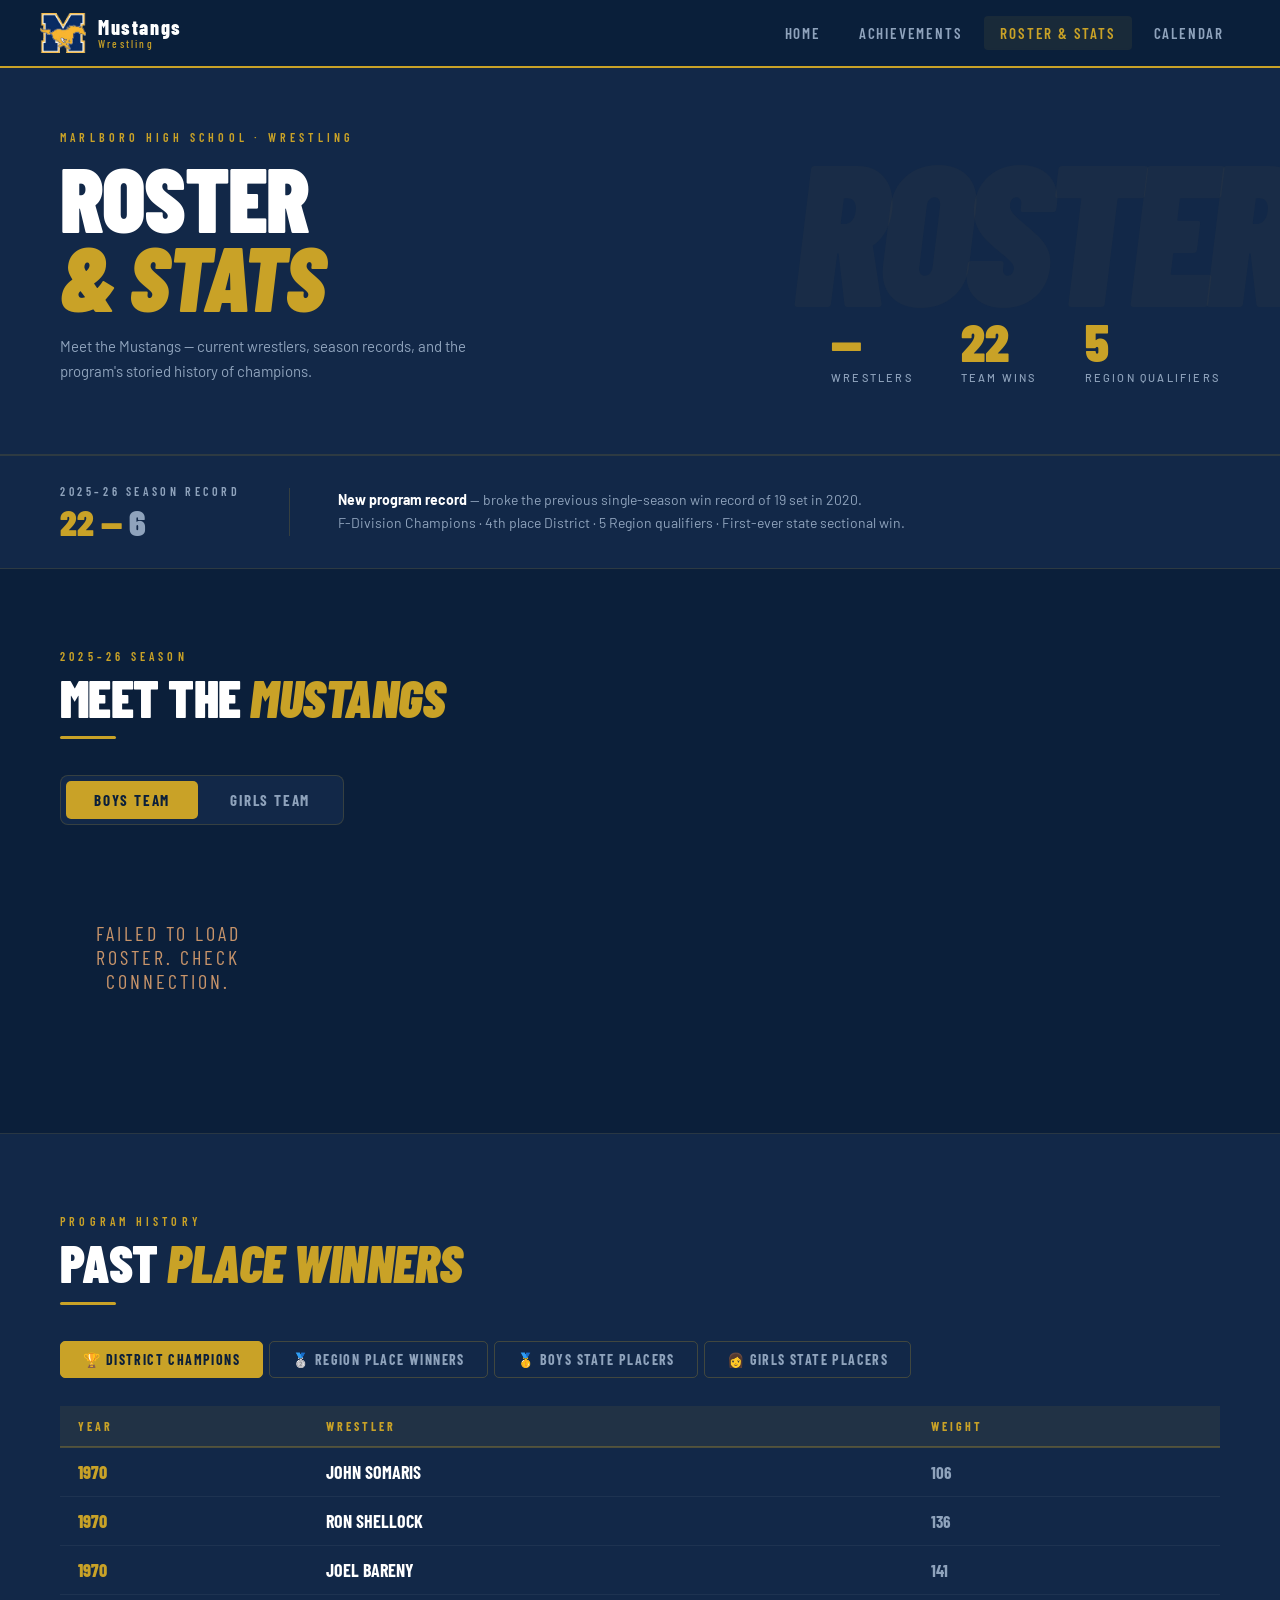
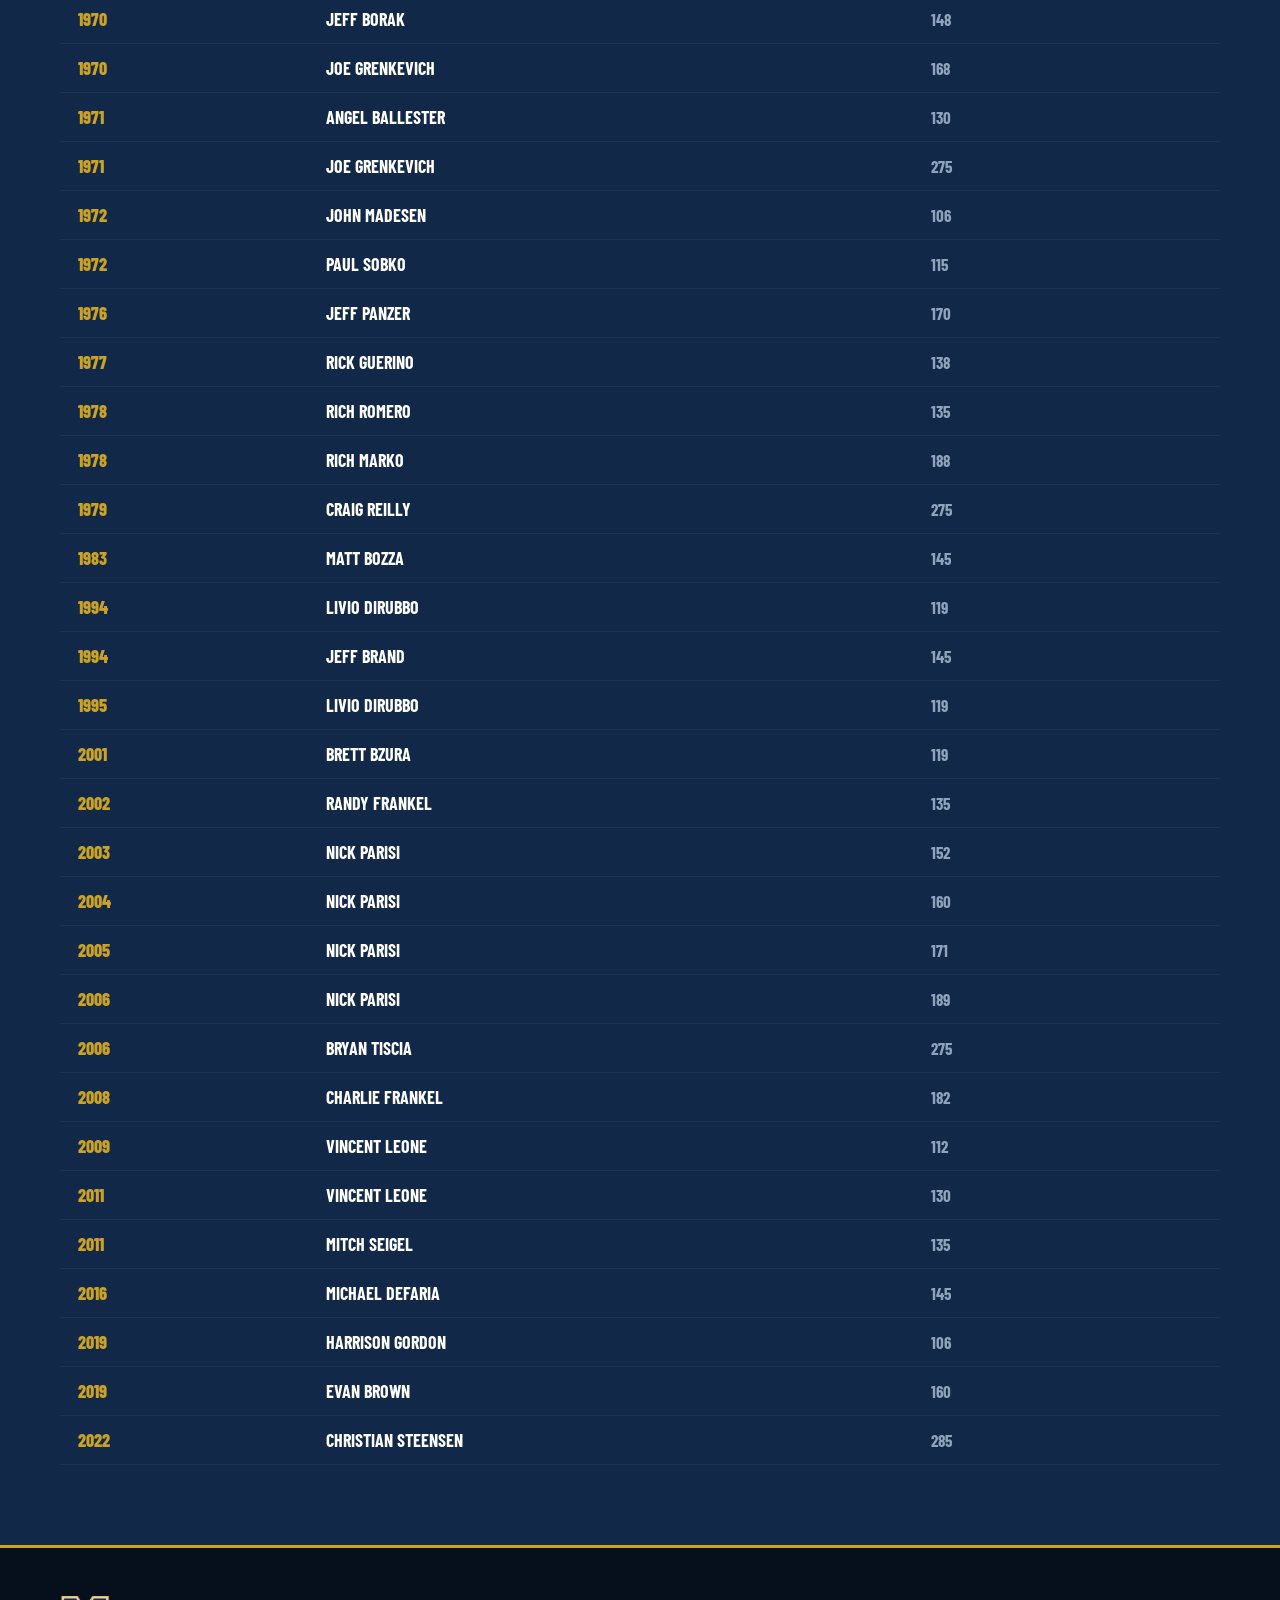
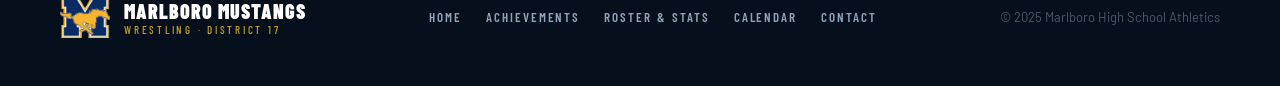
<file: roster.html>
<!doctype html>
<html lang="en">
  <head>
    <meta charset="UTF-8" />
    <meta name="viewport" content="width=device-width, initial-scale=1.0" />
    <title>Roster & Stats · Marlboro Mustangs Wrestling</title>
    <link rel="icon" href="wrestling_transparent.png" />
    <link rel="preconnect" href="https://fonts.googleapis.com" />
    <link rel="preconnect" href="https://fonts.gstatic.com" crossorigin />
    <link
      href="https://fonts.googleapis.com/css2?family=Barlow+Condensed:ital,wght@0,400;0,600;0,700;0,800;0,900;1,700;1,800;1,900&family=Barlow:wght@400;500;600&display=swap"
      rel="stylesheet"
    />
    <link rel="stylesheet" href="roster.css" />
  </head>
  <body>
    <!-- NAVBAR -->
    <header class="navbar">
      <a class="nav-logo" href="index.html">
        <img src="mustangslogo.png" alt="Marlboro Mustangs logo" />
        <div class="nav-logo-text">Mustangs<span>Wrestling</span></div>
      </a>
      <nav class="nav-links">
        <a href="index.html">Home</a>
        <a href="achievements.html">Achievements</a>
        <a href="roster.html" class="active">Roster &amp; Stats</a>
        <a href="calendar.html">Calendar</a>
      </nav>
    </header>

    <!-- PAGE HERO -->
    <div class="page-hero">
      <div class="page-hero-inner">
        <div>
          <p class="page-eyebrow">Marlboro High School · Wrestling</p>
          <h1 class="page-title">Roster<br /><em>&amp; Stats</em></h1>
          <p class="page-sub">
            Meet the Mustangs — current wrestlers, season records, and the
            program's storied history of champions.
          </p>
        </div>
        <div class="page-hero-stats">
          <div>
            <div class="hero-stat-num" id="heroTotalWrestlers">—</div>
            <div class="hero-stat-label">Wrestlers</div>
          </div>
          <div>
            <div class="hero-stat-num">22</div>
            <div class="hero-stat-label">Team Wins</div>
          </div>
          <div>
            <div class="hero-stat-num">5</div>
            <div class="hero-stat-label">Region Qualifiers</div>
          </div>
        </div>
      </div>
    </div>

    <!-- SEASON RECORD BAR -->
    <div class="record-bar">
      <div class="record-bar-inner">
        <div>
          <div class="record-bar-label">2025–26 Season Record</div>
          <div class="record-bar-val">
            22 — <span id="lossCount" style="color: var(--text-muted)">6</span>
          </div>
        </div>
        <div class="record-bar-divider"></div>
        <p class="record-note">
          <strong>New program record</strong> — broke the previous single-season
          win record of 19 set in 2020.<br />
          F-Division Champions · 4th place District · 5 Region qualifiers ·
          First-ever state sectional win.
        </p>
      </div>
    </div>

    <!-- ROSTER SECTION -->
    <section class="section roster-section">
      <div class="section-inner">
        <p class="section-label">2025–26 Season</p>
        <h2 class="section-heading">Meet the <em>Mustangs</em></h2>
        <div class="gold-rule"></div>

        <div class="gender-toggle">
          <button
            class="gender-btn active"
            onclick="switchGender('male', this)"
          >
            Boys Team
          </button>
          <button class="gender-btn" onclick="switchGender('female', this)">
            Girls Team
          </button>
        </div>

        <div id="rosterGrid" class="roster-grid">
          <div class="roster-loading">
            Loading roster<span class="loading-dot">.</span
            ><span class="loading-dot">.</span
            ><span class="loading-dot">.</span>
          </div>
        </div>
      </div>
    </section>

    <!-- HISTORICAL RECORDS -->
    <section class="section history-section">
      <div class="section-inner">
        <p class="section-label">Program History</p>
        <h2 class="section-heading">Past <em>Place Winners</em></h2>
        <div class="gold-rule"></div>

        <div class="history-tabs">
          <button class="tab-btn active" onclick="switchTab('district', this)">
            🏆 District Champions
          </button>
          <button class="tab-btn" onclick="switchTab('region', this)">
            🥈 Region Place Winners
          </button>
          <button class="tab-btn" onclick="switchTab('states-boys', this)">
            🥇 Boys State Placers
          </button>
          <button class="tab-btn" onclick="switchTab('states-girls', this)">
            👩 Girls State Placers
          </button>
        </div>

        <!-- DISTRICT -->
        <div class="tab-panel active" id="tab-district">
          <table class="hist-table">
            <thead>
              <tr>
                <th>Year</th>
                <th>Wrestler</th>
                <th>Weight</th>
              </tr>
            </thead>
            <tbody>
              <tr>
                <td class="year-cell">1970</td>
                <td class="name-cell">John Somaris</td>
                <td class="wt-cell">106</td>
              </tr>
              <tr>
                <td class="year-cell">1970</td>
                <td class="name-cell">Ron Shellock</td>
                <td class="wt-cell">136</td>
              </tr>
              <tr>
                <td class="year-cell">1970</td>
                <td class="name-cell">Joel Bareny</td>
                <td class="wt-cell">141</td>
              </tr>
              <tr>
                <td class="year-cell">1970</td>
                <td class="name-cell">Jeff Borak</td>
                <td class="wt-cell">148</td>
              </tr>
              <tr>
                <td class="year-cell">1970</td>
                <td class="name-cell">Joe Grenkevich</td>
                <td class="wt-cell">168</td>
              </tr>
              <tr>
                <td class="year-cell">1971</td>
                <td class="name-cell">Angel Ballester</td>
                <td class="wt-cell">130</td>
              </tr>
              <tr>
                <td class="year-cell">1971</td>
                <td class="name-cell">Joe Grenkevich</td>
                <td class="wt-cell">275</td>
              </tr>
              <tr>
                <td class="year-cell">1972</td>
                <td class="name-cell">John Madesen</td>
                <td class="wt-cell">106</td>
              </tr>
              <tr>
                <td class="year-cell">1972</td>
                <td class="name-cell">Paul Sobko</td>
                <td class="wt-cell">115</td>
              </tr>
              <tr>
                <td class="year-cell">1976</td>
                <td class="name-cell">Jeff Panzer</td>
                <td class="wt-cell">170</td>
              </tr>
              <tr>
                <td class="year-cell">1977</td>
                <td class="name-cell">Rick Guerino</td>
                <td class="wt-cell">138</td>
              </tr>
              <tr>
                <td class="year-cell">1978</td>
                <td class="name-cell">Rich Romero</td>
                <td class="wt-cell">135</td>
              </tr>
              <tr>
                <td class="year-cell">1978</td>
                <td class="name-cell">Rich Marko</td>
                <td class="wt-cell">188</td>
              </tr>
              <tr>
                <td class="year-cell">1979</td>
                <td class="name-cell">Craig Reilly</td>
                <td class="wt-cell">275</td>
              </tr>
              <tr>
                <td class="year-cell">1983</td>
                <td class="name-cell">Matt Bozza</td>
                <td class="wt-cell">145</td>
              </tr>
              <tr>
                <td class="year-cell">1994</td>
                <td class="name-cell">Livio DiRubbo</td>
                <td class="wt-cell">119</td>
              </tr>
              <tr>
                <td class="year-cell">1994</td>
                <td class="name-cell">Jeff Brand</td>
                <td class="wt-cell">145</td>
              </tr>
              <tr>
                <td class="year-cell">1995</td>
                <td class="name-cell">Livio DiRubbo</td>
                <td class="wt-cell">119</td>
              </tr>
              <tr>
                <td class="year-cell">2001</td>
                <td class="name-cell">Brett Bzura</td>
                <td class="wt-cell">119</td>
              </tr>
              <tr>
                <td class="year-cell">2002</td>
                <td class="name-cell">Randy Frankel</td>
                <td class="wt-cell">135</td>
              </tr>
              <tr>
                <td class="year-cell">2003</td>
                <td class="name-cell">Nick Parisi</td>
                <td class="wt-cell">152</td>
              </tr>
              <tr>
                <td class="year-cell">2004</td>
                <td class="name-cell">Nick Parisi</td>
                <td class="wt-cell">160</td>
              </tr>
              <tr>
                <td class="year-cell">2005</td>
                <td class="name-cell">Nick Parisi</td>
                <td class="wt-cell">171</td>
              </tr>
              <tr>
                <td class="year-cell">2006</td>
                <td class="name-cell">Nick Parisi</td>
                <td class="wt-cell">189</td>
              </tr>
              <tr>
                <td class="year-cell">2006</td>
                <td class="name-cell">Bryan Tiscia</td>
                <td class="wt-cell">275</td>
              </tr>
              <tr>
                <td class="year-cell">2008</td>
                <td class="name-cell">Charlie Frankel</td>
                <td class="wt-cell">182</td>
              </tr>
              <tr>
                <td class="year-cell">2009</td>
                <td class="name-cell">Vincent Leone</td>
                <td class="wt-cell">112</td>
              </tr>
              <tr>
                <td class="year-cell">2011</td>
                <td class="name-cell">Vincent Leone</td>
                <td class="wt-cell">130</td>
              </tr>
              <tr>
                <td class="year-cell">2011</td>
                <td class="name-cell">Mitch Seigel</td>
                <td class="wt-cell">135</td>
              </tr>
              <tr>
                <td class="year-cell">2016</td>
                <td class="name-cell">Michael DeFaria</td>
                <td class="wt-cell">145</td>
              </tr>
              <tr>
                <td class="year-cell">2019</td>
                <td class="name-cell">Harrison Gordon</td>
                <td class="wt-cell">106</td>
              </tr>
              <tr>
                <td class="year-cell">2019</td>
                <td class="name-cell">Evan Brown</td>
                <td class="wt-cell">160</td>
              </tr>
              <tr>
                <td class="year-cell">2022</td>
                <td class="name-cell">Christian Steensen</td>
                <td class="wt-cell">285</td>
              </tr>
            </tbody>
          </table>
        </div>

        <!-- REGION -->
        <div class="tab-panel" id="tab-region">
          <table class="hist-table">
            <thead>
              <tr>
                <th>Year</th>
                <th>Wrestler</th>
                <th>Weight</th>
                <th>Place</th>
              </tr>
            </thead>
            <tbody>
              <tr>
                <td class="year-cell">1972</td>
                <td class="name-cell">John Finley</td>
                <td class="wt-cell">148</td>
                <td><span class="place-chip place-other">3rd</span></td>
              </tr>
              <tr>
                <td class="year-cell">1995</td>
                <td class="name-cell">Livio DiRubbo</td>
                <td class="wt-cell">119</td>
                <td><span class="place-chip place-2">2</span></td>
              </tr>
              <tr>
                <td class="year-cell">2003</td>
                <td class="name-cell">Brett Frimmer</td>
                <td class="wt-cell">112</td>
                <td><span class="place-chip place-other">3rd</span></td>
              </tr>
              <tr>
                <td class="year-cell">2003</td>
                <td class="name-cell">Brett Bzura</td>
                <td class="wt-cell">119</td>
                <td><span class="place-chip place-other">4th</span></td>
              </tr>
              <tr>
                <td class="year-cell">2004</td>
                <td class="name-cell">Nick Parisi</td>
                <td class="wt-cell">160</td>
                <td><span class="place-chip place-2">2</span></td>
              </tr>
              <tr>
                <td class="year-cell">2005</td>
                <td class="name-cell">Nick Parisi</td>
                <td class="wt-cell">171</td>
                <td><span class="place-chip place-2">2</span></td>
              </tr>
              <tr>
                <td class="year-cell">2005</td>
                <td class="name-cell">Brian Tiscia</td>
                <td class="wt-cell">275</td>
                <td><span class="place-chip place-other">4th</span></td>
              </tr>
              <tr>
                <td class="year-cell">2006</td>
                <td class="name-cell">Nick Parisi</td>
                <td class="wt-cell">189</td>
                <td><span class="place-chip place-1">1</span></td>
              </tr>
              <tr>
                <td class="year-cell">2007</td>
                <td class="name-cell">Charlie Frankel</td>
                <td class="wt-cell">103</td>
                <td><span class="place-chip place-other">3rd</span></td>
              </tr>
              <tr>
                <td class="year-cell">2007</td>
                <td class="name-cell">Ahmed Fayed</td>
                <td class="wt-cell">275</td>
                <td><span class="place-chip place-other">4th</span></td>
              </tr>
              <tr>
                <td class="year-cell">2008</td>
                <td class="name-cell">Charlie Frankel</td>
                <td class="wt-cell">103</td>
                <td><span class="place-chip place-2">2</span></td>
              </tr>
              <tr>
                <td class="year-cell">2009</td>
                <td class="name-cell">Paul Saraiva</td>
                <td class="wt-cell">145</td>
                <td><span class="place-chip place-other">3rd</span></td>
              </tr>
              <tr>
                <td class="year-cell">2010</td>
                <td class="name-cell">Paul Saraiva</td>
                <td class="wt-cell">145</td>
                <td><span class="place-chip place-other">3rd</span></td>
              </tr>
              <tr>
                <td class="year-cell">2010</td>
                <td class="name-cell">Mitch Seigel</td>
                <td class="wt-cell">215</td>
                <td><span class="place-chip place-other">4th</span></td>
              </tr>
              <tr>
                <td class="year-cell">2011</td>
                <td class="name-cell">Vincent Leone</td>
                <td class="wt-cell">130</td>
                <td><span class="place-chip place-2">2</span></td>
              </tr>
              <tr>
                <td class="year-cell">2011</td>
                <td class="name-cell">Mitch Seigel</td>
                <td class="wt-cell">215</td>
                <td><span class="place-chip place-1">1</span></td>
              </tr>
              <tr>
                <td class="year-cell">2012</td>
                <td class="name-cell">Daniel Saraiva</td>
                <td class="wt-cell">120</td>
                <td><span class="place-chip place-other">4th</span></td>
              </tr>
              <tr>
                <td class="year-cell">2013</td>
                <td class="name-cell">Dan Hwang</td>
                <td class="wt-cell">195</td>
                <td><span class="place-chip place-other">4th</span></td>
              </tr>
              <tr>
                <td class="year-cell">2020</td>
                <td class="name-cell">Harrison Gordon</td>
                <td class="wt-cell">106</td>
                <td><span class="place-chip place-2">2</span></td>
              </tr>
              <tr>
                <td class="year-cell">2020</td>
                <td class="name-cell">Zach Vasile</td>
                <td class="wt-cell">132</td>
                <td><span class="place-chip place-2">2</span></td>
              </tr>
              <tr>
                <td class="year-cell">2020</td>
                <td class="name-cell">Edward Jang</td>
                <td class="wt-cell">150</td>
                <td><span class="place-chip place-other">4th</span></td>
              </tr>
              <tr>
                <td class="year-cell">2022</td>
                <td class="name-cell">Mike Malucelli</td>
                <td class="wt-cell">190</td>
                <td><span class="place-chip place-other">4th</span></td>
              </tr>
              <tr>
                <td class="year-cell">2022</td>
                <td class="name-cell">Christian Steensen</td>
                <td class="wt-cell">285</td>
                <td><span class="place-chip place-other">3rd</span></td>
              </tr>
              <tr>
                <td class="year-cell">2026</td>
                <td class="name-cell">Zahyr Evans</td>
                <td class="wt-cell">—</td>
                <td><span class="place-chip place-2">2</span></td>
              </tr>
              <tr>
                <td class="year-cell">2026</td>
                <td class="name-cell">Adam Lirov</td>
                <td class="wt-cell">—</td>
                <td><span class="place-chip place-2">2</span></td>
              </tr>
              <tr>
                <td class="year-cell">2026</td>
                <td class="name-cell">Eddie Hall</td>
                <td class="wt-cell">—</td>
                <td><span class="place-chip place-2">2</span></td>
              </tr>
              <tr>
                <td class="year-cell">2026</td>
                <td class="name-cell">Mark Libes</td>
                <td class="wt-cell">—</td>
                <td><span class="place-chip place-other">3rd</span></td>
              </tr>
              <tr>
                <td class="year-cell">2026</td>
                <td class="name-cell">Dane Mezheritsky</td>
                <td class="wt-cell">—</td>
                <td><span class="place-chip place-other">3rd</span></td>
              </tr>
            </tbody>
          </table>
        </div>

        <!-- BOYS STATES -->
        <div class="tab-panel" id="tab-states-boys">
          <table class="hist-table">
            <thead>
              <tr>
                <th>Year</th>
                <th>Wrestler</th>
                <th>Weight</th>
                <th>Place</th>
              </tr>
            </thead>
            <tbody>
              <tr>
                <td class="year-cell">1995</td>
                <td class="name-cell">Livio DiRubbo</td>
                <td class="wt-cell">119</td>
                <td><span class="place-chip place-other">Placer</span></td>
              </tr>
              <tr>
                <td class="year-cell">2005</td>
                <td class="name-cell">Nick Parisi</td>
                <td class="wt-cell">119</td>
                <td><span class="place-chip place-other">3rd</span></td>
              </tr>
              <tr>
                <td class="year-cell">2006</td>
                <td class="name-cell">Nick Parisi</td>
                <td class="wt-cell">189</td>
                <td><span class="place-chip place-other">4th</span></td>
              </tr>
              <tr>
                <td class="year-cell">2007</td>
                <td class="name-cell">Charlie Frankel</td>
                <td class="wt-cell">103</td>
                <td><span class="place-chip place-other">7th</span></td>
              </tr>
              <tr>
                <td class="year-cell">2011</td>
                <td class="name-cell">Charlie Frankel</td>
                <td class="wt-cell">103</td>
                <td><span class="place-chip place-other">3rd</span></td>
              </tr>
              <tr>
                <td class="year-cell">2011</td>
                <td class="name-cell">Mitch Seigel</td>
                <td class="wt-cell">215</td>
                <td><span class="place-chip place-other">7th</span></td>
              </tr>
              <tr>
                <td class="year-cell">2011</td>
                <td class="name-cell">Vincent Leone</td>
                <td class="wt-cell">130</td>
                <td><span class="place-chip place-other">8th</span></td>
              </tr>
            </tbody>
          </table>
        </div>

        <!-- GIRLS STATES -->
        <div class="tab-panel" id="tab-states-girls">
          <table class="hist-table">
            <thead>
              <tr>
                <th>Year</th>
                <th>Wrestler</th>
                <th>Weight</th>
                <th>Place</th>
              </tr>
            </thead>
            <tbody>
              <tr>
                <td class="year-cell">2025</td>
                <td class="name-cell">Nola Allen</td>
                <td class="wt-cell">100</td>
                <td><span class="place-chip place-other">4th</span></td>
              </tr>
              <tr>
                <td class="year-cell">2026</td>
                <td class="name-cell">Nola Allen</td>
                <td class="wt-cell">—</td>
                <td><span class="place-chip place-other">6th</span></td>
              </tr>
            </tbody>
          </table>
        </div>
      </div>
    </section>

    <!-- FOOTER -->
    <footer class="footer">
      <div class="footer-brand">
        <img src="mustangslogo.png" alt="Mustangs logo" />
        <div>
          <div class="footer-brand-name">Marlboro Mustangs</div>
          <div class="footer-brand-sub">Wrestling · District 17</div>
        </div>
      </div>
      <nav class="footer-links">
        <a href="index.html">Home</a>
        <a href="achievements.html">Achievements</a>
        <a href="roster.html">Roster &amp; Stats</a>
        <a href="calendar.html">Calendar</a>
        <a href="mailto:cfrankel@frhsd.com">Contact</a>
      </nav>
      <p class="footer-copy">&copy; 2025 Marlboro High School Athletics</p>
    </footer>

    <script src="roster.js"></script>
  </body>
</html>
</file>
<file: style.css>
*, *::before, *::after { box-sizing: border-box; margin: 0; padding: 0; }

    :root {
      --navy: #0b1f3a;
      --navy-mid: #122848;
      --navy-light: #1a3560;
      --gold: #C9A227;
      --gold-bright: #F5C842;
      --gold-dim: #a07d10;
      --white: #ffffff;
      --off-white: #f4f1ea;
      --text-muted: #8fa3bc;
    }

    html { scroll-behavior: smooth; }

    body {
      font-family: 'Barlow', sans-serif;
      background: var(--navy);
      color: var(--white);
      overflow-x: hidden;
    }

    /* ── NAVBAR ── */
    .navbar {
      position: fixed;
      top: 0; left: 0; right: 0;
      z-index: 100;
      background: rgba(11, 31, 58, 0.92);
      backdrop-filter: blur(10px);
      border-bottom: 2px solid var(--gold);
      display: flex;
      align-items: center;
      justify-content: space-between;
      padding: 0 40px;
      height: 68px;
    }

    .nav-logo {
      display: flex;
      align-items: center;
      gap: 12px;
      text-decoration: none;
    }

    .nav-logo img {
      width: 46px;
      height: 46px;
      object-fit: contain;
    }

    .nav-logo-text {
      font-family: 'Barlow Condensed', sans-serif;
      font-weight: 800;
      font-size: 20px;
      color: var(--white);
      letter-spacing: 0.08em;
      line-height: 1.1;
    }

    .nav-logo-text span {
      display: block;
      font-size: 11px;
      font-weight: 500;
      color: var(--gold);
      letter-spacing: 0.2em;
    }

    .nav-links {
      display: flex;
      align-items: center;
      gap: 6px;
    }

    .nav-links a {
      font-family: 'Barlow Condensed', sans-serif;
      font-weight: 600;
      font-size: 15px;
      letter-spacing: 0.12em;
      text-transform: uppercase;
      color: var(--text-muted);
      text-decoration: none;
      padding: 8px 16px;
      border-radius: 4px;
      transition: color 0.2s, background 0.2s;
    }

    .nav-links a:hover, .nav-links a.active {
      color: var(--gold);
      background: rgba(201,162,39,0.08);
    }

    /* ── HERO ── */
    .hero {
      position: relative;
      height: 100vh;
      min-height: 600px;
      display: flex;
      align-items: flex-end;
      overflow: hidden;
    }

    .hero-img {
      position: absolute;
      inset: 0;
      width: 100%;
      height: 100%;
      object-fit: cover;
      object-position: center top;
    }

    .hero-gradient {
      position: absolute;
      inset: 0;
      background: linear-gradient(
        to bottom,
        rgba(11,31,58,0.3) 0%,
        rgba(11,31,58,0.15) 40%,
        rgba(11,31,58,0.75) 70%,
        rgba(11,31,58,0.97) 100%
      );
    }

    .hero-accent {
      position: absolute;
      bottom: 0; left: 0; right: 0;
      height: 5px;
      background: var(--gold);
    }

    .hero-content {
      position: relative;
      z-index: 2;
      width: 100%;
      padding: 0 60px 70px;
      display: flex;
      align-items: flex-end;
      justify-content: space-between;
      gap: 40px;
    }

    .hero-left {}

    .hero-eyebrow {
      font-family: 'Barlow Condensed', sans-serif;
      font-size: 13px;
      font-weight: 600;
      letter-spacing: 0.3em;
      color: var(--gold);
      text-transform: uppercase;
      margin-bottom: 12px;
    }

    .hero-title {
      font-family: 'Barlow Condensed', sans-serif;
      font-size: clamp(56px, 8vw, 100px);
      font-weight: 900;
      line-height: 0.9;
      text-transform: uppercase;
      color: var(--white);
      letter-spacing: -0.01em;
    }

    .hero-title em {
      font-style: italic;
      color: var(--gold);
    }

    .hero-sub {
      font-size: 16px;
      color: var(--text-muted);
      margin-top: 18px;
      max-width: 400px;
      line-height: 1.6;
    }

    .hero-buttons {
      display: flex;
      gap: 12px;
      margin-top: 28px;
    }

    .btn-gold {
      font-family: 'Barlow Condensed', sans-serif;
      font-size: 14px;
      font-weight: 700;
      letter-spacing: 0.15em;
      text-transform: uppercase;
      background: var(--gold);
      color: var(--navy);
      padding: 13px 28px;
      border-radius: 4px;
      text-decoration: none;
      transition: background 0.2s, transform 0.15s;
      display: inline-block;
    }

    .btn-gold:hover {
      background: var(--gold-bright);
      transform: translateY(-2px);
    }

    .btn-outline {
      font-family: 'Barlow Condensed', sans-serif;
      font-size: 14px;
      font-weight: 700;
      letter-spacing: 0.15em;
      text-transform: uppercase;
      background: transparent;
      color: var(--white);
      padding: 13px 28px;
      border-radius: 4px;
      border: 2px solid rgba(255,255,255,0.3);
      text-decoration: none;
      transition: border-color 0.2s, color 0.2s, transform 0.15s;
      display: inline-block;
    }

    .btn-outline:hover {
      border-color: var(--gold);
      color: var(--gold);
      transform: translateY(-2px);
    }

    .hero-right {
      display: flex;
      flex-direction: column;
      align-items: flex-end;
      gap: 16px;
      flex-shrink: 0;
    }

    .hero-stat {
      text-align: right;
    }

    .hero-stat-num {
      font-family: 'Barlow Condensed', sans-serif;
      font-size: 52px;
      font-weight: 900;
      color: var(--gold);
      line-height: 1;
    }

    .hero-stat-label {
      font-size: 12px;
      font-weight: 500;
      letter-spacing: 0.15em;
      color: var(--text-muted);
      text-transform: uppercase;
    }

    .hero-divider {
      width: 1px;
      height: 50px;
      background: rgba(201,162,39,0.3);
      margin: 0 auto;
    }

    /* ── SECTION BASE ── */
    .section {
      padding: 90px 60px;
    }

    .section-label {
      font-family: 'Barlow Condensed', sans-serif;
      font-size: 12px;
      font-weight: 600;
      letter-spacing: 0.35em;
      color: var(--gold);
      text-transform: uppercase;
      margin-bottom: 10px;
    }

    .section-heading {
      font-family: 'Barlow Condensed', sans-serif;
      font-size: clamp(36px, 5vw, 56px);
      font-weight: 900;
      text-transform: uppercase;
      line-height: 0.95;
      color: var(--white);
      letter-spacing: -0.01em;
    }

    .section-heading em {
      font-style: italic;
      color: var(--gold);
    }

    /* ── COACH SECTION ── */
    .coach-section {
      background: var(--navy-mid);
      border-top: 1px solid rgba(201,162,39,0.15);
      border-bottom: 1px solid rgba(201,162,39,0.15);
    }

    .coach-inner {
      max-width: 1200px;
      margin: 0 auto;
      display: grid;
      grid-template-columns: 1fr 1fr;
      gap: 80px;
      align-items: center;
    }

    .coach-badge {
      display: inline-flex;
      align-items: center;
      gap: 8px;
      background: rgba(201,162,39,0.12);
      border: 1px solid rgba(201,162,39,0.3);
      border-radius: 30px;
      padding: 6px 16px;
      margin-bottom: 24px;
    }

    .badge-icon {
      width: 16px;
      height: 16px;
      background: var(--gold);
      border-radius: 50%;
      display: flex;
      align-items: center;
      justify-content: center;
      flex-shrink: 0;
    }

    .coach-badge-text {
      font-family: 'Barlow Condensed', sans-serif;
      font-size: 12px;
      font-weight: 700;
      letter-spacing: 0.2em;
      color: var(--gold);
      text-transform: uppercase;
    }

    .coach-name {
      font-family: 'Barlow Condensed', sans-serif;
      font-size: clamp(40px, 5vw, 64px);
      font-weight: 900;
      text-transform: uppercase;
      line-height: 0.92;
      color: var(--white);
      margin-bottom: 20px;
    }

    .coach-name em {
      font-style: italic;
      color: var(--gold);
    }

    .coach-bio {
      font-size: 16px;
      line-height: 1.75;
      color: var(--text-muted);
      margin-bottom: 32px;
    }

    .coach-bio strong {
      color: var(--white);
      font-weight: 600;
    }

    .coach-stats {
      display: flex;
      gap: 40px;
    }

    .coach-stat {}

    .coach-stat-num {
      font-family: 'Barlow Condensed', sans-serif;
      font-size: 44px;
      font-weight: 900;
      color: var(--gold);
      line-height: 1;
    }

    .coach-stat-label {
      font-size: 12px;
      font-weight: 500;
      letter-spacing: 0.12em;
      color: var(--text-muted);
      text-transform: uppercase;
      margin-top: 4px;
    }

    .coach-img-wrap {
      position: relative;
    }

    .coach-img-frame {
      width: 100%;
      aspect-ratio: 4/5;
      background: var(--navy-light);
      border-radius: 8px;
      overflow: hidden;
      border: 2px solid rgba(201,162,39,0.2);
      position: relative;
      display: flex;
      align-items: center;
      justify-content: center;
    }

    .coach-img-frame img {
      width: 100%;
      height: 100%;
      object-fit: cover;
    }

    .coach-placeholder {
      text-align: center;
      color: var(--text-muted);
    }

    .coach-placeholder svg {
      opacity: 0.2;
      margin-bottom: 12px;
    }

    .coach-placeholder p {
      font-family: 'Barlow Condensed', sans-serif;
      font-size: 14px;
      letter-spacing: 0.15em;
      opacity: 0.5;
    }

    .coach-corner {
      position: absolute;
      bottom: -16px;
      right: -16px;
      width: 80px;
      height: 80px;
      background: var(--gold);
      border-radius: 4px;
      display: flex;
      align-items: center;
      justify-content: center;
    }

    .coach-corner img {
      width: 52px;
      height: 52px;
      object-fit: contain;
    }

    /* ── NEWS SECTION ── */
    .news-section {
      background: var(--navy);
    }

    .news-inner {
      max-width: 1200px;
      margin: 0 auto;
    }

    .news-header {
      display: flex;
      align-items: flex-end;
      justify-content: space-between;
      margin-bottom: 48px;
    }

    .news-grid {
      display: grid;
      grid-template-columns: 1.6fr 1fr;
      gap: 24px;
    }

    .news-card {
      background: var(--navy-mid);
      border: 1px solid rgba(201,162,39,0.15);
      border-radius: 8px;
      overflow: hidden;
      transition: border-color 0.25s, transform 0.25s;
      cursor: pointer;
    }

    .news-card:hover {
      border-color: rgba(201,162,39,0.5);
      transform: translateY(-4px);
    }

    .news-card-img {
      width: 100%;
      height: 240px;
      object-fit: cover;
      display: block;
    }

    .news-card-img-placeholder {
      width: 100%;
      height: 240px;
      background: var(--navy-light);
      display: flex;
      align-items: center;
      justify-content: center;
      color: var(--text-muted);
      font-family: 'Barlow Condensed', sans-serif;
      font-size: 13px;
      letter-spacing: 0.15em;
    }

    .news-card-body {
      padding: 28px;
    }

    .news-tag {
      display: inline-block;
      font-family: 'Barlow Condensed', sans-serif;
      font-size: 11px;
      font-weight: 700;
      letter-spacing: 0.25em;
      text-transform: uppercase;
      color: var(--gold);
      border: 1px solid rgba(201,162,39,0.35);
      border-radius: 3px;
      padding: 3px 10px;
      margin-bottom: 14px;
    }

    .news-card-title {
      font-family: 'Barlow Condensed', sans-serif;
      font-size: 26px;
      font-weight: 800;
      text-transform: uppercase;
      color: var(--white);
      line-height: 1.1;
      margin-bottom: 10px;
    }

    .news-card-desc {
      font-size: 14px;
      line-height: 1.65;
      color: var(--text-muted);
    }

    .news-side {
      display: flex;
      flex-direction: column;
      gap: 16px;
    }

    .news-small {
      background: var(--navy-mid);
      border: 1px solid rgba(201,162,39,0.15);
      border-radius: 8px;
      padding: 22px 24px;
      flex: 1;
      transition: border-color 0.25s, transform 0.25s;
      cursor: pointer;
    }

    .news-small:hover {
      border-color: rgba(201,162,39,0.5);
      transform: translateY(-3px);
    }

    .news-small-title {
      font-family: 'Barlow Condensed', sans-serif;
      font-size: 20px;
      font-weight: 800;
      text-transform: uppercase;
      color: var(--white);
      line-height: 1.15;
      margin-bottom: 8px;
    }

    .news-small-desc {
      font-size: 13px;
      line-height: 1.6;
      color: var(--text-muted);
    }

    /* ── LINKS SECTION ── */
    .links-section {
      background: var(--navy-mid);
      border-top: 1px solid rgba(201,162,39,0.15);
    }

    .links-inner {
      max-width: 1200px;
      margin: 0 auto;
    }

    .links-header {
      text-align: center;
      margin-bottom: 52px;
    }

    .links-grid {
      display: grid;
      grid-template-columns: repeat(3, 1fr);
      gap: 20px;
    }

    .link-card {
      background: var(--navy);
      border: 1px solid rgba(201,162,39,0.2);
      border-radius: 8px;
      padding: 36px 28px;
      text-decoration: none;
      display: flex;
      flex-direction: column;
      gap: 12px;
      transition: border-color 0.25s, transform 0.25s, background 0.25s;
    }

    .link-card:hover {
      border-color: var(--gold);
      background: rgba(201,162,39,0.05);
      transform: translateY(-4px);
    }

    .link-icon {
      width: 44px;
      height: 44px;
      background: rgba(201,162,39,0.1);
      border-radius: 8px;
      border: 1px solid rgba(201,162,39,0.2);
      display: flex;
      align-items: center;
      justify-content: center;
    }

    .link-icon svg {
      width: 22px;
      height: 22px;
      stroke: var(--gold);
      fill: none;
      stroke-width: 1.8;
      stroke-linecap: round;
      stroke-linejoin: round;
    }

    .link-title {
      font-family: 'Barlow Condensed', sans-serif;
      font-size: 22px;
      font-weight: 800;
      text-transform: uppercase;
      color: var(--white);
      letter-spacing: 0.02em;
    }

    .link-desc {
      font-size: 13px;
      color: var(--text-muted);
      line-height: 1.55;
      flex: 1;
    }

    .link-arrow {
      font-family: 'Barlow Condensed', sans-serif;
      font-size: 13px;
      font-weight: 600;
      letter-spacing: 0.15em;
      color: var(--gold);
      text-transform: uppercase;
      display: flex;
      align-items: center;
      gap: 8px;
    }

    .link-arrow::after {
      content: '→';
      font-size: 16px;
    }

    /* ── FOOTER ── */
    .footer {
      background: #060f1c;
      border-top: 3px solid var(--gold);
      padding: 48px 60px;
      display: flex;
      align-items: center;
      justify-content: space-between;
      gap: 24px;
    }

    .footer-brand {
      display: flex;
      align-items: center;
      gap: 14px;
    }

    .footer-brand img {
      width: 50px;
      object-fit: contain;
    }

    .footer-brand-text {
      font-family: 'Barlow Condensed', sans-serif;
    }

    .footer-brand-name {
      font-size: 20px;
      font-weight: 900;
      text-transform: uppercase;
      color: var(--white);
      letter-spacing: 0.05em;
    }

    .footer-brand-sub {
      font-size: 11px;
      font-weight: 500;
      letter-spacing: 0.25em;
      color: var(--gold);
      text-transform: uppercase;
    }

    .footer-links {
      display: flex;
      gap: 24px;
    }

    .footer-links a {
      font-family: 'Barlow Condensed', sans-serif;
      font-size: 13px;
      font-weight: 600;
      letter-spacing: 0.15em;
      text-transform: uppercase;
      color: var(--text-muted);
      text-decoration: none;
      transition: color 0.2s;
    }

    .footer-links a:hover { color: var(--gold); }

    .footer-copy {
      font-size: 13px;
      color: var(--text-muted);
      opacity: 0.5;
    }

    /* ── GOLD LINE DIVIDER ── */
    .gold-rule {
      width: 60px;
      height: 3px;
      background: var(--gold);
      border-radius: 2px;
      margin-top: 16px;
    }

    @media (max-width: 900px) {
      .navbar { padding: 0 20px; }
      .hero-content { padding: 0 24px 60px; flex-direction: column; align-items: flex-start; }
      .hero-right { flex-direction: row; align-items: center; }
      .section { padding: 60px 24px; }
      .coach-inner { grid-template-columns: 1fr; gap: 48px; }
      .coach-img-wrap { order: -1; }
      .coach-img-frame { aspect-ratio: 16/9; }
      .news-grid { grid-template-columns: 1fr; }
      .links-grid { grid-template-columns: 1fr; }
      .footer { flex-direction: column; text-align: center; padding: 40px 24px; }
      .footer-links { flex-wrap: wrap; justify-content: center; }
    }
</file>
<file: achievement.css>
*, *::before, *::after { box-sizing: border-box; margin: 0; padding: 0; }

    :root {
      --navy: #0b1f3a;
      --navy-mid: #122848;
      --navy-light: #1a3560;
      --gold: #C9A227;
      --gold-bright: #F5C842;
      --gold-dim: #a07d10;
      --white: #ffffff;
      --off-white: #f4f1ea;
      --text-muted: #8fa3bc;
    }

    html { scroll-behavior: smooth; }

    body {
      font-family: 'Barlow', sans-serif;
      background: var(--navy);
      color: var(--white);
      overflow-x: hidden;
    }

    /* ── NAVBAR ── */
    .navbar {
      position: fixed;
      top: 0; left: 0; right: 0;
      z-index: 100;
      background: rgba(11,31,58,0.95);
      backdrop-filter: blur(10px);
      border-bottom: 2px solid var(--gold);
      display: flex;
      align-items: center;
      justify-content: space-between;
      padding: 0 40px;
      height: 68px;
    }
    .nav-logo { display: flex; align-items: center; gap: 12px; text-decoration: none; }
    .nav-logo img { width: 46px; height: 46px; object-fit: contain; }
    .nav-logo-text { font-family: 'Barlow Condensed', sans-serif; font-weight: 800; font-size: 20px; color: var(--white); letter-spacing: 0.08em; line-height: 1.1; }
    .nav-logo-text span { display: block; font-size: 11px; font-weight: 500; color: var(--gold); letter-spacing: 0.2em; }
    .nav-links { display: flex; align-items: center; gap: 6px; }
    .nav-links a { font-family: 'Barlow Condensed', sans-serif; font-weight: 600; font-size: 15px; letter-spacing: 0.12em; text-transform: uppercase; color: var(--text-muted); text-decoration: none; padding: 8px 16px; border-radius: 4px; transition: color 0.2s, background 0.2s; }
    .nav-links a:hover, .nav-links a.active { color: var(--gold); background: rgba(201,162,39,0.08); }

    /* ── PAGE HERO ── */
    .page-hero {
      padding: 140px 60px 80px;
      background: var(--navy-mid);
      border-bottom: 1px solid rgba(201,162,39,0.15);
      position: relative;
      overflow: hidden;
    }

    .page-hero::before {
      content: 'GLORY';
      position: absolute;
      right: -20px;
      top: 50%;
      transform: translateY(-50%);
      font-family: 'Barlow Condensed', sans-serif;
      font-size: 220px;
      font-weight: 900;
      font-style: italic;
      color: rgba(201,162,39,0.04);
      line-height: 1;
      pointer-events: none;
      user-select: none;
      letter-spacing: -0.05em;
    }

    .page-hero-inner {
      max-width: 1200px;
      margin: 0 auto;
      display: flex;
      align-items: flex-end;
      justify-content: space-between;
      gap: 40px;
    }

    .page-hero-left {}

    .page-eyebrow {
      font-family: 'Barlow Condensed', sans-serif;
      font-size: 12px;
      font-weight: 600;
      letter-spacing: 0.35em;
      color: var(--gold);
      text-transform: uppercase;
      margin-bottom: 14px;
    }

    .page-title {
      font-family: 'Barlow Condensed', sans-serif;
      font-size: clamp(56px, 8vw, 96px);
      font-weight: 900;
      text-transform: uppercase;
      line-height: 0.88;
      letter-spacing: -0.02em;
    }

    .page-title em { font-style: italic; color: var(--gold); }

    .page-sub {
      font-size: 16px;
      color: var(--text-muted);
      margin-top: 20px;
      max-width: 480px;
      line-height: 1.65;
    }

    .page-hero-stats {
      display: flex;
      gap: 48px;
      flex-shrink: 0;
    }

    .hero-stat-block { text-align: right; }
    .hero-stat-num {
      font-family: 'Barlow Condensed', sans-serif;
      font-size: 56px;
      font-weight: 900;
      color: var(--gold);
      line-height: 1;
    }
    .hero-stat-label {
      font-size: 11px;
      font-weight: 500;
      letter-spacing: 0.2em;
      color: var(--text-muted);
      text-transform: uppercase;
      margin-top: 4px;
    }

    /* ── SECTION ── */
    .section { padding: 80px 60px; }
    .section-inner { max-width: 1200px; margin: 0 auto; }

    .section-label {
      font-family: 'Barlow Condensed', sans-serif;
      font-size: 12px;
      font-weight: 600;
      letter-spacing: 0.35em;
      color: var(--gold);
      text-transform: uppercase;
      margin-bottom: 10px;
    }
    .section-heading {
      font-family: 'Barlow Condensed', sans-serif;
      font-size: clamp(36px, 5vw, 52px);
      font-weight: 900;
      text-transform: uppercase;
      line-height: 0.95;
      letter-spacing: -0.01em;
    }
    .section-heading em { font-style: italic; color: var(--gold); }
    .gold-rule { width: 56px; height: 3px; background: var(--gold); border-radius: 2px; margin-top: 14px; }

    /* ── SEASON HIGHLIGHTS (big banner cards) ── */
    .highlights-section { background: var(--navy); }

    .highlights-grid {
      display: grid;
      grid-template-columns: repeat(3, 1fr);
      gap: 20px;
      margin-top: 48px;
    }

    .highlight-card {
      background: var(--navy-mid);
      border: 1px solid rgba(201,162,39,0.18);
      border-radius: 10px;
      padding: 32px 28px;
      position: relative;
      overflow: hidden;
      transition: border-color 0.25s, transform 0.25s;
    }

    .highlight-card:hover {
      border-color: rgba(201,162,39,0.55);
      transform: translateY(-4px);
    }

    .highlight-card::before {
      content: attr(data-num);
      position: absolute;
      bottom: -12px;
      right: 12px;
      font-family: 'Barlow Condensed', sans-serif;
      font-size: 100px;
      font-weight: 900;
      font-style: italic;
      color: rgba(201,162,39,0.06);
      line-height: 1;
      pointer-events: none;
    }

    .highlight-card.featured {
      grid-column: span 2;
      background: linear-gradient(135deg, rgba(201,162,39,0.12) 0%, rgba(11,31,58,0) 60%);
      border-color: rgba(201,162,39,0.35);
    }

    .hl-icon {
      font-size: 28px;
      margin-bottom: 16px;
      display: block;
    }

    .hl-tag {
      display: inline-block;
      font-family: 'Barlow Condensed', sans-serif;
      font-size: 11px;
      font-weight: 700;
      letter-spacing: 0.25em;
      text-transform: uppercase;
      color: var(--gold);
      border: 1px solid rgba(201,162,39,0.35);
      border-radius: 3px;
      padding: 3px 10px;
      margin-bottom: 16px;
    }

    .hl-title {
      font-family: 'Barlow Condensed', sans-serif;
      font-size: 30px;
      font-weight: 900;
      text-transform: uppercase;
      color: var(--white);
      line-height: 1.05;
      margin-bottom: 10px;
    }

    .highlight-card.featured .hl-title { font-size: 38px; }

    .hl-desc {
      font-size: 14px;
      line-height: 1.7;
      color: var(--text-muted);
    }

    /* ── RECORD BREAKERS ── */
    .records-section { background: var(--navy-mid); border-top: 1px solid rgba(201,162,39,0.12); border-bottom: 1px solid rgba(201,162,39,0.12); }

    .records-grid {
      display: grid;
      grid-template-columns: repeat(4, 1fr);
      gap: 16px;
      margin-top: 48px;
    }

    .record-card {
      background: var(--navy);
      border: 1px solid rgba(201,162,39,0.15);
      border-radius: 8px;
      padding: 28px 22px;
      text-align: center;
      transition: border-color 0.25s, transform 0.2s;
    }

    .record-card:hover {
      border-color: rgba(201,162,39,0.5);
      transform: translateY(-3px);
    }

    .record-num {
      font-family: 'Barlow Condensed', sans-serif;
      font-size: 52px;
      font-weight: 900;
      color: var(--gold);
      line-height: 1;
      margin-bottom: 6px;
    }

    .record-label {
      font-family: 'Barlow Condensed', sans-serif;
      font-size: 16px;
      font-weight: 700;
      text-transform: uppercase;
      color: var(--white);
      letter-spacing: 0.05em;
      margin-bottom: 6px;
    }

    .record-sub {
      font-size: 12px;
      color: var(--text-muted);
      line-height: 1.5;
    }

    /* ── NOLA SPOTLIGHT ── */
    .nola-section { background: var(--navy); }

    .nola-inner {
      max-width: 1200px;
      margin: 0 auto;
    }

    .nola-banner {
      background: var(--navy-mid);
      border: 1px solid rgba(201,162,39,0.25);
      border-left: 5px solid var(--gold);
      border-radius: 10px;
      padding: 48px;
      margin-top: 48px;
      position: relative;
      overflow: hidden;
    }

    .nola-banner::after {
      content: 'NOLA';
      position: absolute;
      right: -10px;
      bottom: -20px;
      font-family: 'Barlow Condensed', sans-serif;
      font-size: 160px;
      font-weight: 900;
      font-style: italic;
      color: rgba(201,162,39,0.05);
      line-height: 1;
      pointer-events: none;
    }

    .nola-header {
      display: flex;
      align-items: flex-start;
      gap: 32px;
      margin-bottom: 36px;
    }

    .nola-avatar {
      width: 80px;
      height: 80px;
      border-radius: 50%;
      background: rgba(201,162,39,0.15);
      border: 3px solid var(--gold);
      display: flex;
      align-items: center;
      justify-content: center;
      flex-shrink: 0;
    }

    .nola-avatar-text {
      font-family: 'Barlow Condensed', sans-serif;
      font-size: 28px;
      font-weight: 900;
      color: var(--gold);
    }

    .nola-name-block {}
    .nola-label {
      font-family: 'Barlow Condensed', sans-serif;
      font-size: 11px;
      font-weight: 700;
      letter-spacing: 0.3em;
      color: var(--gold);
      text-transform: uppercase;
      margin-bottom: 6px;
    }
    .nola-name {
      font-family: 'Barlow Condensed', sans-serif;
      font-size: clamp(36px, 5vw, 56px);
      font-weight: 900;
      text-transform: uppercase;
      color: var(--white);
      line-height: 0.92;
    }
    .nola-name em { font-style: italic; color: var(--gold); }
    .nola-subtitle {
      font-size: 14px;
      color: var(--text-muted);
      margin-top: 10px;
      line-height: 1.6;
    }

    .nola-achievements {
      display: grid;
      grid-template-columns: repeat(3, 1fr);
      gap: 16px;
      margin-bottom: 32px;
    }

    .nola-ach {
      background: rgba(11,31,58,0.6);
      border: 1px solid rgba(201,162,39,0.15);
      border-radius: 8px;
      padding: 20px 18px;
    }

    .nola-ach-medal {
      font-size: 22px;
      margin-bottom: 8px;
    }

    .nola-ach-title {
      font-family: 'Barlow Condensed', sans-serif;
      font-size: 17px;
      font-weight: 800;
      text-transform: uppercase;
      color: var(--white);
      line-height: 1.15;
      margin-bottom: 4px;
    }

    .nola-ach-desc {
      font-size: 12px;
      color: var(--text-muted);
      line-height: 1.55;
    }

    .nola-milestones {
      display: flex;
      flex-wrap: wrap;
      gap: 10px;
    }

    .milestone-pill {
      font-family: 'Barlow Condensed', sans-serif;
      font-size: 13px;
      font-weight: 700;
      letter-spacing: 0.08em;
      background: rgba(201,162,39,0.1);
      border: 1px solid rgba(201,162,39,0.3);
      color: var(--gold);
      border-radius: 30px;
      padding: 6px 16px;
      text-transform: uppercase;
    }

    /* ── REGION RESULTS ── */
    .region-section { background: var(--navy-mid); border-top: 1px solid rgba(201,162,39,0.12); }

    .region-cols {
      display: grid;
      grid-template-columns: 1fr 1fr;
      gap: 32px;
      margin-top: 48px;
    }

    .region-block {
      background: var(--navy);
      border: 1px solid rgba(201,162,39,0.18);
      border-radius: 10px;
      overflow: hidden;
    }

    .region-block-header {
      padding: 22px 28px;
      border-bottom: 1px solid rgba(201,162,39,0.15);
      background: rgba(201,162,39,0.05);
    }

    .region-block-label {
      font-family: 'Barlow Condensed', sans-serif;
      font-size: 11px;
      font-weight: 600;
      letter-spacing: 0.3em;
      color: var(--gold);
      text-transform: uppercase;
      margin-bottom: 4px;
    }

    .region-block-title {
      font-family: 'Barlow Condensed', sans-serif;
      font-size: 24px;
      font-weight: 900;
      text-transform: uppercase;
      color: var(--white);
    }

    .region-list { padding: 12px 0; }

    .region-row {
      display: flex;
      align-items: center;
      gap: 16px;
      padding: 16px 28px;
      border-bottom: 1px solid rgba(255,255,255,0.04);
      transition: background 0.2s;
    }

    .region-row:last-child { border-bottom: none; }
    .region-row:hover { background: rgba(201,162,39,0.04); }

    .place-badge {
      width: 42px;
      height: 42px;
      border-radius: 50%;
      display: flex;
      align-items: center;
      justify-content: center;
      font-family: 'Barlow Condensed', sans-serif;
      font-size: 18px;
      font-weight: 900;
      flex-shrink: 0;
    }

    .place-1 { background: rgba(201,162,39,0.18); color: var(--gold); border: 2px solid var(--gold); }
    .place-2 { background: rgba(180,180,200,0.12); color: #c0c8d8; border: 2px solid rgba(180,180,200,0.4); }
    .place-3 { background: rgba(180,120,80,0.12); color: #c8946a; border: 2px solid rgba(180,120,80,0.4); }

    .region-wrestler-name {
      font-family: 'Barlow Condensed', sans-serif;
      font-size: 22px;
      font-weight: 800;
      text-transform: uppercase;
      color: var(--white);
      flex: 1;
    }

    .region-place-label {
      font-family: 'Barlow Condensed', sans-serif;
      font-size: 13px;
      font-weight: 600;
      letter-spacing: 0.12em;
      color: var(--text-muted);
      text-transform: uppercase;
    }

    /* ── HALL OF FAME ── */
    .hof-section { background: var(--navy); }

    .hof-card {
      margin-top: 48px;
      background: var(--navy-mid);
      border: 1px solid rgba(201,162,39,0.25);
      border-radius: 10px;
      padding: 52px 48px;
      display: flex;
      align-items: center;
      gap: 48px;
      position: relative;
      overflow: hidden;
    }

    .hof-card::before {
      content: '★';
      position: absolute;
      right: 40px;
      top: 50%;
      transform: translateY(-50%);
      font-size: 200px;
      color: rgba(201,162,39,0.04);
      pointer-events: none;
      line-height: 1;
    }

    .hof-year-block {
      flex-shrink: 0;
      text-align: center;
      background: var(--gold);
      border-radius: 8px;
      padding: 24px 32px;
    }

    .hof-year {
      font-family: 'Barlow Condensed', sans-serif;
      font-size: 48px;
      font-weight: 900;
      color: var(--navy);
      line-height: 1;
    }

    .hof-year-label {
      font-family: 'Barlow Condensed', sans-serif;
      font-size: 11px;
      font-weight: 700;
      letter-spacing: 0.2em;
      color: var(--navy-light);
      text-transform: uppercase;
      margin-top: 4px;
    }

    .hof-copy {}

    .hof-tag {
      display: inline-block;
      font-family: 'Barlow Condensed', sans-serif;
      font-size: 11px;
      font-weight: 700;
      letter-spacing: 0.25em;
      color: var(--gold);
      border: 1px solid rgba(201,162,39,0.35);
      border-radius: 3px;
      padding: 3px 10px;
      margin-bottom: 16px;
      text-transform: uppercase;
    }

    .hof-name {
      font-family: 'Barlow Condensed', sans-serif;
      font-size: clamp(32px, 4vw, 48px);
      font-weight: 900;
      text-transform: uppercase;
      color: var(--white);
      line-height: 0.95;
      margin-bottom: 16px;
    }

    .hof-name em { font-style: italic; color: var(--gold); }

    .hof-desc {
      font-size: 15px;
      line-height: 1.75;
      color: var(--text-muted);
      max-width: 560px;
    }

    .hof-desc strong { color: var(--white); font-weight: 600; }

    /* ── FOOTER ── */
    .footer {
      background: #060f1c;
      border-top: 3px solid var(--gold);
      padding: 48px 60px;
      display: flex;
      align-items: center;
      justify-content: space-between;
      gap: 24px;
    }
    .footer-brand { display: flex; align-items: center; gap: 14px; }
    .footer-brand img { width: 50px; object-fit: contain; }
    .footer-brand-text { font-family: 'Barlow Condensed', sans-serif; }
    .footer-brand-name { font-size: 20px; font-weight: 900; text-transform: uppercase; color: var(--white); letter-spacing: 0.05em; }
    .footer-brand-sub { font-size: 11px; font-weight: 500; letter-spacing: 0.25em; color: var(--gold); text-transform: uppercase; }
    .footer-links { display: flex; gap: 24px; }
    .footer-links a { font-family: 'Barlow Condensed', sans-serif; font-size: 13px; font-weight: 600; letter-spacing: 0.15em; text-transform: uppercase; color: var(--text-muted); text-decoration: none; transition: color 0.2s; }
    .footer-links a:hover { color: var(--gold); }
    .footer-copy { font-size: 13px; color: var(--text-muted); opacity: 0.5; }

    @media (max-width: 960px) {
      .navbar { padding: 0 20px; }
      .page-hero { padding: 120px 24px 60px; }
      .page-hero-inner { flex-direction: column; align-items: flex-start; }
      .page-hero-stats { flex-direction: row; }
      .section { padding: 60px 24px; }
      .highlights-grid { grid-template-columns: 1fr; }
      .highlight-card.featured { grid-column: span 1; }
      .records-grid { grid-template-columns: repeat(2, 1fr); }
      .nola-achievements { grid-template-columns: 1fr; }
      .nola-header { flex-direction: column; }
      .region-cols { grid-template-columns: 1fr; }
      .hof-card { flex-direction: column; text-align: center; gap: 28px; }
      .footer { flex-direction: column; text-align: center; padding: 40px 24px; }
      .footer-links { flex-wrap: wrap; justify-content: center; }
    }
</file>
<file: calendar.css>
*, *::before, *::after { box-sizing: border-box; margin: 0; padding: 0; }

    :root {
      --navy: #0b1f3a;
      --navy-mid: #122848;
      --navy-light: #1a3560;
      --gold: #C9A227;
      --gold-bright: #F5C842;
      --white: #ffffff;
      --text-muted: #8fa3bc;
      --home-bg: rgba(201,162,39,0.13);
      --home-border: rgba(201,162,39,0.5);
      --away-bg: rgba(26,53,96,0.7);
      --away-border: rgba(143,163,188,0.35);
      --tournament-bg: rgba(80,40,120,0.25);
      --tournament-border: rgba(180,130,255,0.4);
    }

    html { scroll-behavior: smooth; }
    body { font-family: 'Barlow', sans-serif; background: var(--navy); color: var(--white); overflow-x: hidden; min-height: 100vh; }

    /* ── NAVBAR ── */
    .navbar { position: fixed; top: 0; left: 0; right: 0; z-index: 100; background: rgba(11,31,58,0.95); backdrop-filter: blur(10px); border-bottom: 2px solid var(--gold); display: flex; align-items: center; justify-content: space-between; padding: 0 40px; height: 68px; }
    .nav-logo { display: flex; align-items: center; gap: 12px; text-decoration: none; }
    .nav-logo img { width: 46px; height: 46px; object-fit: contain; }
    .nav-logo-text { font-family: 'Barlow Condensed', sans-serif; font-weight: 800; font-size: 20px; color: var(--white); letter-spacing: 0.08em; line-height: 1.1; }
    .nav-logo-text span { display: block; font-size: 11px; font-weight: 500; color: var(--gold); letter-spacing: 0.2em; }
    .nav-links { display: flex; align-items: center; gap: 6px; }
    .nav-links a { font-family: 'Barlow Condensed', sans-serif; font-weight: 600; font-size: 15px; letter-spacing: 0.12em; text-transform: uppercase; color: var(--text-muted); text-decoration: none; padding: 8px 16px; border-radius: 4px; transition: color 0.2s, background 0.2s; }
    .nav-links a:hover, .nav-links a.active { color: var(--gold); background: rgba(201,162,39,0.08); }

    /* ── PAGE HERO ── */
    .page-hero { padding: 130px 60px 70px; background: var(--navy-mid); border-bottom: 1px solid rgba(201,162,39,0.15); position: relative; overflow: hidden; }
    .page-hero::before { content: 'SCHEDULE'; position: absolute; right: -10px; top: 50%; transform: translateY(-50%); font-family: 'Barlow Condensed', sans-serif; font-size: 180px; font-weight: 900; font-style: italic; color: rgba(201,162,39,0.04); line-height: 1; pointer-events: none; letter-spacing: -0.05em; }
    .page-hero-inner { max-width: 1200px; margin: 0 auto; display: flex; align-items: flex-end; justify-content: space-between; gap: 40px; }
    .page-eyebrow { font-family: 'Barlow Condensed', sans-serif; font-size: 12px; font-weight: 600; letter-spacing: 0.35em; color: var(--gold); text-transform: uppercase; margin-bottom: 14px; }
    .page-title { font-family: 'Barlow Condensed', sans-serif; font-size: clamp(52px, 8vw, 90px); font-weight: 900; text-transform: uppercase; line-height: 0.88; letter-spacing: -0.02em; }
    .page-title em { font-style: italic; color: var(--gold); }
    .page-sub { font-size: 15px; color: var(--text-muted); margin-top: 18px; max-width: 420px; line-height: 1.65; }
    .page-hero-stats { display: flex; gap: 48px; flex-shrink: 0; }
    .hero-stat-num { font-family: 'Barlow Condensed', sans-serif; font-size: 52px; font-weight: 900; color: var(--gold); line-height: 1; }
    .hero-stat-label { font-size: 11px; font-weight: 500; letter-spacing: 0.2em; color: var(--text-muted); text-transform: uppercase; margin-top: 4px; }

    /* ── LEGEND BAR ── */
    .legend-bar { background: var(--navy-mid); border-bottom: 1px solid rgba(201,162,39,0.12); padding: 16px 60px; }
    .legend-bar-inner { max-width: 1200px; margin: 0 auto; display: flex; align-items: center; gap: 28px; flex-wrap: wrap; }
    .legend-label { font-family: 'Barlow Condensed', sans-serif; font-size: 11px; font-weight: 600; letter-spacing: 0.25em; text-transform: uppercase; color: var(--text-muted); margin-right: 8px; }
    .legend-item { display: flex; align-items: center; gap: 8px; font-family: 'Barlow Condensed', sans-serif; font-size: 13px; font-weight: 600; letter-spacing: 0.08em; text-transform: uppercase; color: var(--white); }
    .legend-dot { width: 12px; height: 12px; border-radius: 3px; flex-shrink: 0; }
    .legend-dot-home { background: var(--gold); }
    .legend-dot-away { background: #4a7ab5; }
    .legend-dot-tournament { background: #9b6ee0; }
    .legend-dot-boys { background: #4a9ade; }
    .legend-dot-girls { background: #e05f9b; }

    /* ── CALENDAR SECTION ── */
    .cal-section { padding: 60px 60px 80px; }
    .cal-inner { max-width: 1300px; margin: 0 auto; }

    /* ── CONTROLS ── */
    .cal-controls { display: flex; align-items: center; justify-content: space-between; gap: 20px; margin-bottom: 32px; flex-wrap: wrap; }

    .month-nav { display: flex; align-items: center; gap: 16px; }
    .month-nav-btn { width: 40px; height: 40px; border-radius: 6px; border: 1px solid rgba(201,162,39,0.3); background: transparent; color: var(--gold); font-size: 18px; cursor: pointer; display: flex; align-items: center; justify-content: center; transition: background 0.2s, border-color 0.2s; font-family: 'Barlow Condensed', sans-serif; font-weight: 700; }
    .month-nav-btn:hover { background: rgba(201,162,39,0.1); border-color: var(--gold); }
    .month-nav-btn:disabled { opacity: 0.3; cursor: not-allowed; }
    .month-title { font-family: 'Barlow Condensed', sans-serif; font-size: 32px; font-weight: 900; text-transform: uppercase; letter-spacing: 0.04em; color: var(--white); min-width: 240px; text-align: center; }

    .filter-group { display: flex; gap: 10px; align-items: center; flex-wrap: wrap; }

    .toggle-group { display: inline-flex; background: var(--navy-mid); border: 1px solid rgba(201,162,39,0.2); border-radius: 8px; padding: 4px; gap: 3px; }
    .toggle-btn { font-family: 'Barlow Condensed', sans-serif; font-size: 13px; font-weight: 700; letter-spacing: 0.1em; text-transform: uppercase; padding: 8px 20px; border-radius: 5px; border: none; cursor: pointer; transition: background 0.2s, color 0.2s; background: transparent; color: var(--text-muted); }
    .toggle-btn.active { background: var(--gold); color: var(--navy); }
    .toggle-btn:hover:not(.active) { color: var(--white); }

    .type-filter { display: inline-flex; background: var(--navy-mid); border: 1px solid rgba(201,162,39,0.2); border-radius: 8px; padding: 4px; gap: 3px; }
    .type-btn { font-family: 'Barlow Condensed', sans-serif; font-size: 13px; font-weight: 700; letter-spacing: 0.1em; text-transform: uppercase; padding: 8px 18px; border-radius: 5px; border: none; cursor: pointer; transition: background 0.2s, color 0.2s; background: transparent; color: var(--text-muted); }
    .type-btn.active { background: rgba(201,162,39,0.15); color: var(--gold); border: 1px solid rgba(201,162,39,0.35); }
    .type-btn:hover:not(.active) { color: var(--white); }

    /* ── CALENDAR GRID ── */
    .cal-grid-wrap { background: var(--navy-mid); border: 1px solid rgba(201,162,39,0.12); border-radius: 12px; overflow: hidden; }

    .cal-day-headers { display: grid; grid-template-columns: repeat(7, 1fr); background: rgba(201,162,39,0.06); border-bottom: 1px solid rgba(201,162,39,0.15); }
    .cal-day-header { font-family: 'Barlow Condensed', sans-serif; font-size: 12px; font-weight: 700; letter-spacing: 0.25em; text-transform: uppercase; color: var(--gold); padding: 14px 0; text-align: center; }

    .cal-grid { display: grid; grid-template-columns: repeat(7, 1fr); }
    .cal-cell { border-right: 1px solid rgba(255,255,255,0.04); border-bottom: 1px solid rgba(255,255,255,0.04); min-height: 110px; padding: 10px 8px; position: relative; transition: background 0.15s; }
    .cal-cell:nth-child(7n) { border-right: none; }
    .cal-cell.empty { background: rgba(0,0,0,0.1); }
    .cal-cell.today { background: rgba(201,162,39,0.05); }
    .cal-cell.today .cal-day-num { color: var(--gold); background: rgba(201,162,39,0.15); border-radius: 4px; width: 24px; text-align: center; }
    .cal-cell.has-events { cursor: default; }

    .cal-day-num { font-family: 'Barlow Condensed', sans-serif; font-size: 14px; font-weight: 800; color: var(--text-muted); margin-bottom: 6px; display: inline-block; padding: 1px 4px; }

    .cal-events { display: flex; flex-direction: column; gap: 4px; }

    .cal-event { border-radius: 5px; padding: 4px 7px; font-family: 'Barlow Condensed', sans-serif; font-size: 12px; font-weight: 700; letter-spacing: 0.04em; cursor: pointer; transition: transform 0.15s, box-shadow 0.15s; white-space: nowrap; overflow: hidden; text-overflow: ellipsis; border-left: 3px solid transparent; display: flex; align-items: center; gap: 5px; line-height: 1.3; }
    .cal-event:hover { transform: translateX(2px); box-shadow: 0 2px 8px rgba(0,0,0,0.3); }

    .cal-event.home { background: var(--home-bg); border-left-color: var(--gold); color: var(--gold-bright); }
    .cal-event.away { background: var(--away-bg); border-left-color: #6a9fd4; color: #b0ccee; }
    .cal-event.tournament { background: var(--tournament-bg); border-left-color: #b07af0; color: #d4b0ff; }

    .cal-event .ev-gender { font-size: 10px; opacity: 0.75; flex-shrink: 0; }
    .cal-event .ev-type-icon { font-size: 10px; flex-shrink: 0; }

    .cal-more { font-family: 'Barlow Condensed', sans-serif; font-size: 11px; font-weight: 700; letter-spacing: 0.08em; color: var(--text-muted); margin-top: 3px; cursor: pointer; padding: 2px 4px; border-radius: 3px; transition: color 0.15s, background 0.15s; display: inline-block; }
    .cal-more:hover { color: var(--gold); background: rgba(201,162,39,0.08); }

    /* ── NO EVENTS ── */
    .cal-empty-month { text-align: center; padding: 60px; font-family: 'Barlow Condensed', sans-serif; font-size: 18px; letter-spacing: 0.15em; text-transform: uppercase; color: var(--text-muted); }

    /* ── LIST VIEW BELOW CALENDAR ── */
    .month-list { margin-top: 40px; }
    .month-list-title { font-family: 'Barlow Condensed', sans-serif; font-size: 14px; font-weight: 700; letter-spacing: 0.25em; text-transform: uppercase; color: var(--gold); margin-bottom: 16px; }
    .list-event-row { display: flex; align-items: center; gap: 16px; padding: 14px 20px; border-radius: 8px; background: var(--navy-mid); border: 1px solid rgba(201,162,39,0.1); margin-bottom: 8px; cursor: pointer; transition: border-color 0.2s, background 0.2s; }
    .list-event-row:hover { border-color: rgba(201,162,39,0.35); background: rgba(201,162,39,0.04); }
    .list-date-block { flex-shrink: 0; width: 52px; text-align: center; }
    .list-date-day { font-family: 'Barlow Condensed', sans-serif; font-size: 28px; font-weight: 900; color: var(--gold); line-height: 1; }
    .list-date-month { font-family: 'Barlow Condensed', sans-serif; font-size: 11px; font-weight: 600; letter-spacing: 0.2em; text-transform: uppercase; color: var(--text-muted); }
    .list-divider { width: 1px; height: 40px; background: rgba(201,162,39,0.15); flex-shrink: 0; }
    .list-type-badge { flex-shrink: 0; }
    .list-badge { font-family: 'Barlow Condensed', sans-serif; font-size: 11px; font-weight: 700; letter-spacing: 0.1em; text-transform: uppercase; padding: 4px 10px; border-radius: 4px; }
    .list-badge.home { background: rgba(201,162,39,0.15); color: var(--gold); border: 1px solid rgba(201,162,39,0.3); }
    .list-badge.away { background: rgba(74,122,181,0.15); color: #8ab4e8; border: 1px solid rgba(74,122,181,0.3); }
    .list-badge.tournament { background: rgba(155,110,224,0.15); color: #c4a0f0; border: 1px solid rgba(155,110,224,0.3); }
    .list-info { flex: 1; min-width: 0; }
    .list-title { font-family: 'Barlow Condensed', sans-serif; font-size: 20px; font-weight: 800; text-transform: uppercase; color: var(--white); line-height: 1.1; }
    .list-sub { font-size: 13px; color: var(--text-muted); margin-top: 2px; }
    .list-time { font-family: 'Barlow Condensed', sans-serif; font-size: 16px; font-weight: 700; color: var(--text-muted); flex-shrink: 0; }
    .list-gender-tag { font-family: 'Barlow Condensed', sans-serif; font-size: 12px; font-weight: 700; letter-spacing: 0.1em; text-transform: uppercase; padding: 3px 9px; border-radius: 20px; flex-shrink: 0; }
    .list-gender-tag.boys { background: rgba(74,154,222,0.15); color: #7ab8e8; border: 1px solid rgba(74,154,222,0.3); }
    .list-gender-tag.girls { background: rgba(224,95,155,0.15); color: #e89bc0; border: 1px solid rgba(224,95,155,0.3); }

    /* ── MODAL OVERLAY ── */
    .modal-overlay { position: fixed; inset: 0; background: rgba(6,15,28,0.85); backdrop-filter: blur(4px); z-index: 500; display: flex; align-items: center; justify-content: center; padding: 20px; opacity: 0; pointer-events: none; transition: opacity 0.25s; }
    .modal-overlay.open { opacity: 1; pointer-events: all; }
    .modal-box { background: var(--navy-mid); border: 1px solid rgba(201,162,39,0.3); border-radius: 14px; width: 100%; max-width: 520px; overflow: hidden; transform: translateY(16px); transition: transform 0.25s; }
    .modal-overlay.open .modal-box { transform: translateY(0); }
    .modal-header { padding: 28px 32px 20px; border-bottom: 1px solid rgba(201,162,39,0.15); display: flex; align-items: flex-start; justify-content: space-between; gap: 16px; background: rgba(201,162,39,0.04); }
    .modal-type-badge { font-family: 'Barlow Condensed', sans-serif; font-size: 11px; font-weight: 700; letter-spacing: 0.25em; text-transform: uppercase; color: var(--gold); border: 1px solid rgba(201,162,39,0.35); border-radius: 3px; padding: 3px 10px; margin-bottom: 10px; display: inline-block; }
    .modal-title { font-family: 'Barlow Condensed', sans-serif; font-size: 30px; font-weight: 900; text-transform: uppercase; color: var(--white); line-height: 1; }
    .modal-close { background: none; border: none; color: var(--text-muted); font-size: 22px; cursor: pointer; padding: 4px; flex-shrink: 0; transition: color 0.2s; line-height: 1; margin-top: -2px; }
    .modal-close:hover { color: var(--white); }
    .modal-body { padding: 24px 32px 32px; }
    .modal-row { display: flex; align-items: flex-start; gap: 12px; padding: 10px 0; border-bottom: 1px solid rgba(255,255,255,0.05); }
    .modal-row:last-child { border-bottom: none; }
    .modal-row-label { font-family: 'Barlow Condensed', sans-serif; font-size: 11px; font-weight: 700; letter-spacing: 0.2em; text-transform: uppercase; color: var(--text-muted); width: 90px; flex-shrink: 0; padding-top: 2px; }
    .modal-row-val { font-family: 'Barlow Condensed', sans-serif; font-size: 18px; font-weight: 700; color: var(--white); line-height: 1.3; }
    .modal-row-val.gold { color: var(--gold); }

    /* ── FOOTER ── */
    .footer { background: #060f1c; border-top: 3px solid var(--gold); padding: 48px 60px; display: flex; align-items: center; justify-content: space-between; gap: 24px; }
    .footer-brand { display: flex; align-items: center; gap: 14px; }
    .footer-brand img { width: 50px; object-fit: contain; }
    .footer-brand-name { font-family: 'Barlow Condensed', sans-serif; font-size: 20px; font-weight: 900; text-transform: uppercase; color: var(--white); letter-spacing: 0.05em; }
    .footer-brand-sub { font-family: 'Barlow Condensed', sans-serif; font-size: 11px; font-weight: 500; letter-spacing: 0.25em; color: var(--gold); text-transform: uppercase; }
    .footer-links { display: flex; gap: 24px; }
    .footer-links a { font-family: 'Barlow Condensed', sans-serif; font-size: 13px; font-weight: 600; letter-spacing: 0.15em; text-transform: uppercase; color: var(--text-muted); text-decoration: none; transition: color 0.2s; }
    .footer-links a:hover { color: var(--gold); }
    .footer-copy { font-size: 13px; color: var(--text-muted); opacity: 0.5; }

    @media (max-width: 900px) {
      .navbar { padding: 0 20px; }
      .page-hero { padding: 110px 24px 60px; }
      .page-hero-inner { flex-direction: column; align-items: flex-start; }
      .page-hero-stats { flex-direction: row; flex-wrap: wrap; gap: 24px; }
      .legend-bar { padding: 14px 24px; }
      .cal-section { padding: 40px 16px 60px; }
      .cal-controls { flex-direction: column; align-items: flex-start; gap: 14px; }
      .month-title { font-size: 24px; min-width: 180px; }
      .cal-cell { min-height: 80px; padding: 7px 5px; }
      .cal-event { font-size: 10px; padding: 3px 5px; }
      .list-event-row { flex-wrap: wrap; gap: 10px; }
      .footer { flex-direction: column; text-align: center; padding: 40px 24px; }
      .footer-links { flex-wrap: wrap; justify-content: center; }
    }
    @media (max-width: 600px) {
      .cal-day-header { font-size: 10px; letter-spacing: 0.1em; }
      .cal-cell { min-height: 60px; padding: 5px 3px; }
      .cal-event .ev-gender, .cal-event .ev-type-icon { display: none; }
    }
</file>
<file: roster.css>
*, *::before, *::after { box-sizing: border-box; margin: 0; padding: 0; }
    :root {
      --navy: #0b1f3a;
      --navy-mid: #122848;
      --navy-light: #1a3560;
      --gold: #C9A227;
      --gold-bright: #F5C842;
      --white: #ffffff;
      --text-muted: #8fa3bc;
    }
    html { scroll-behavior: smooth; }
    body { font-family: 'Barlow', sans-serif; background: var(--navy); color: var(--white); overflow-x: hidden; }

    /* ── NAVBAR ── */
    .navbar { position: fixed; top: 0; left: 0; right: 0; z-index: 100; background: rgba(11,31,58,0.95); backdrop-filter: blur(10px); border-bottom: 2px solid var(--gold); display: flex; align-items: center; justify-content: space-between; padding: 0 40px; height: 68px; }
    .nav-logo { display: flex; align-items: center; gap: 12px; text-decoration: none; }
    .nav-logo img { width: 46px; height: 46px; object-fit: contain; }
    .nav-logo-text { font-family: 'Barlow Condensed', sans-serif; font-weight: 800; font-size: 20px; color: var(--white); letter-spacing: 0.08em; line-height: 1.1; }
    .nav-logo-text span { display: block; font-size: 11px; font-weight: 500; color: var(--gold); letter-spacing: 0.2em; }
    .nav-links { display: flex; align-items: center; gap: 6px; }
    .nav-links a { font-family: 'Barlow Condensed', sans-serif; font-weight: 600; font-size: 15px; letter-spacing: 0.12em; text-transform: uppercase; color: var(--text-muted); text-decoration: none; padding: 8px 16px; border-radius: 4px; transition: color 0.2s, background 0.2s; }
    .nav-links a:hover, .nav-links a.active { color: var(--gold); background: rgba(201,162,39,0.08); }

    /* ── PAGE HERO ── */
    .page-hero { padding: 130px 60px 70px; background: var(--navy-mid); border-bottom: 1px solid rgba(201,162,39,0.15); position: relative; overflow: hidden; }
    .page-hero::before { content: 'ROSTER'; position: absolute; right: -10px; top: 50%; transform: translateY(-50%); font-family: 'Barlow Condensed', sans-serif; font-size: 200px; font-weight: 900; font-style: italic; color: rgba(201,162,39,0.04); line-height: 1; pointer-events: none; letter-spacing: -0.05em; }
    .page-hero-inner { max-width: 1200px; margin: 0 auto; display: flex; align-items: flex-end; justify-content: space-between; gap: 40px; }
    .page-eyebrow { font-family: 'Barlow Condensed', sans-serif; font-size: 12px; font-weight: 600; letter-spacing: 0.35em; color: var(--gold); text-transform: uppercase; margin-bottom: 14px; }
    .page-title { font-family: 'Barlow Condensed', sans-serif; font-size: clamp(52px, 8vw, 90px); font-weight: 900; text-transform: uppercase; line-height: 0.88; letter-spacing: -0.02em; }
    .page-title em { font-style: italic; color: var(--gold); }
    .page-sub { font-size: 15px; color: var(--text-muted); margin-top: 18px; max-width: 420px; line-height: 1.65; }
    .page-hero-stats { display: flex; gap: 48px; flex-shrink: 0; }
    .hero-stat-num { font-family: 'Barlow Condensed', sans-serif; font-size: 52px; font-weight: 900; color: var(--gold); line-height: 1; }
    .hero-stat-label { font-size: 11px; font-weight: 500; letter-spacing: 0.2em; color: var(--text-muted); text-transform: uppercase; margin-top: 4px; }

    /* ── SECTION ── */
    .section { padding: 80px 60px; }
    .section-inner { max-width: 1200px; margin: 0 auto; }
    .section-label { font-family: 'Barlow Condensed', sans-serif; font-size: 12px; font-weight: 600; letter-spacing: 0.35em; color: var(--gold); text-transform: uppercase; margin-bottom: 10px; }
    .section-heading { font-family: 'Barlow Condensed', sans-serif; font-size: clamp(34px, 5vw, 52px); font-weight: 900; text-transform: uppercase; line-height: 0.95; letter-spacing: -0.01em; }
    .section-heading em { font-style: italic; color: var(--gold); }
    .gold-rule { width: 56px; height: 3px; background: var(--gold); border-radius: 2px; margin-top: 14px; }

    /* ── RECORD BAR ── */
    .record-bar { background: var(--navy-mid); border-top: 1px solid rgba(201,162,39,0.15); border-bottom: 1px solid rgba(201,162,39,0.15); padding: 28px 60px; }
    .record-bar-inner { max-width: 1200px; margin: 0 auto; display: flex; align-items: center; gap: 48px; }
    .record-bar-label { font-family: 'Barlow Condensed', sans-serif; font-size: 12px; font-weight: 600; letter-spacing: 0.3em; text-transform: uppercase; color: var(--text-muted); margin-bottom: 6px; }
    .record-bar-val { font-family: 'Barlow Condensed', sans-serif; font-size: 36px; font-weight: 900; color: var(--gold); line-height: 1; }
    .record-bar-divider { width: 1px; height: 48px; background: rgba(201,162,39,0.2); flex-shrink: 0; }
    .record-note { font-size: 14px; color: var(--text-muted); line-height: 1.6; }
    .record-note strong { color: var(--white); }

    /* ── GENDER TOGGLE ── */
    .roster-section { background: var(--navy); }
    .gender-toggle { display: inline-flex; background: var(--navy-mid); border: 1px solid rgba(201,162,39,0.2); border-radius: 8px; padding: 5px; gap: 4px; margin-top: 36px; }
    .gender-btn { font-family: 'Barlow Condensed', sans-serif; font-size: 15px; font-weight: 700; letter-spacing: 0.12em; text-transform: uppercase; padding: 10px 28px; border-radius: 5px; border: none; cursor: pointer; transition: background 0.2s, color 0.2s; background: transparent; color: var(--text-muted); }
    .gender-btn.active { background: var(--gold); color: var(--navy); }
    .gender-btn:hover:not(.active) { color: var(--white); }

    /* ── ROSTER GRID ── */
    .roster-grid { display: grid; grid-template-columns: repeat(auto-fill, minmax(180px, 1fr)); gap: 20px; margin-top: 36px; }

    /* ── FLIP CARD ── */
    .flip-card { height: 260px; perspective: 1000px; cursor: pointer; }
    .flip-card-inner { position: relative; width: 100%; height: 100%; transition: transform 0.55s cubic-bezier(0.4,0,0.2,1); transform-style: preserve-3d; }
    .flip-card.flipped .flip-card-inner { transform: rotateY(180deg); }
    .flip-front, .flip-back { position: absolute; inset: 0; backface-visibility: hidden; -webkit-backface-visibility: hidden; border-radius: 10px; overflow: hidden; }

    /* FRONT */
    .flip-front { background: var(--navy-mid); border: 1px solid rgba(201,162,39,0.15); }
    .flip-front img { width: 100%; height: 180px; object-fit: cover; object-position: top; display: block; }
    .flip-front-body { padding: 12px 14px; }
    .flip-wrestler-name { font-family: 'Barlow Condensed', sans-serif; font-size: 18px; font-weight: 800; text-transform: uppercase; color: var(--white); line-height: 1.1; }
    .flip-wrestler-sub { font-size: 12px; color: var(--text-muted); margin-top: 2px; }
    .flip-hint { font-size: 10px; letter-spacing: 0.15em; color: rgba(201,162,39,0.5); text-transform: uppercase; margin-top: 4px; }

    .flip-front-placeholder { width: 100%; height: 180px; background: var(--navy-light); display: flex; align-items: center; justify-content: center; }
    .flip-front-placeholder svg { opacity: 0.2; }

    /* BACK */
    .flip-back { background: var(--navy-light); border: 1px solid rgba(201,162,39,0.3); transform: rotateY(180deg); display: flex; flex-direction: column; justify-content: center; padding: 22px 20px; gap: 0; }
    .flip-back-name { font-family: 'Barlow Condensed', sans-serif; font-size: 22px; font-weight: 900; text-transform: uppercase; color: var(--white); line-height: 1; margin-bottom: 14px; border-bottom: 2px solid var(--gold); padding-bottom: 12px; }
    .flip-stat-row { display: flex; justify-content: space-between; align-items: center; padding: 7px 0; border-bottom: 1px solid rgba(255,255,255,0.05); }
    .flip-stat-row:last-of-type { border-bottom: none; }
    .flip-stat-label { font-size: 11px; font-weight: 500; letter-spacing: 0.15em; text-transform: uppercase; color: var(--text-muted); }
    .flip-stat-val { font-family: 'Barlow Condensed', sans-serif; font-size: 18px; font-weight: 800; color: var(--gold); }
    .flip-close-hint { font-size: 10px; letter-spacing: 0.15em; color: rgba(255,255,255,0.25); text-transform: uppercase; text-align: center; margin-top: 14px; }

    /* loading / error states */
    .roster-loading { text-align: center; padding: 60px 0; font-family: 'Barlow Condensed', sans-serif; font-size: 20px; letter-spacing: 0.15em; text-transform: uppercase; color: var(--text-muted); }
    .loading-dot { animation: blink 1.2s infinite; }
    .loading-dot:nth-child(2) { animation-delay: 0.2s; }
    .loading-dot:nth-child(3) { animation-delay: 0.4s; }
    @keyframes blink { 0%,80%,100%{opacity:0} 40%{opacity:1} }

    /* ── HISTORICAL TABLES ── */
    .history-section { background: var(--navy-mid); border-top: 1px solid rgba(201,162,39,0.12); }

    .history-tabs { display: flex; gap: 6px; margin-top: 36px; flex-wrap: wrap; }
    .tab-btn { font-family: 'Barlow Condensed', sans-serif; font-size: 14px; font-weight: 700; letter-spacing: 0.1em; text-transform: uppercase; padding: 9px 22px; border-radius: 5px; border: 1px solid rgba(201,162,39,0.25); cursor: pointer; background: transparent; color: var(--text-muted); transition: all 0.2s; }
    .tab-btn.active { background: var(--gold); color: var(--navy); border-color: var(--gold); }
    .tab-btn:hover:not(.active) { color: var(--white); border-color: rgba(201,162,39,0.5); }

    .tab-panel { display: none; margin-top: 28px; }
    .tab-panel.active { display: block; }

    .hist-table { width: 100%; border-collapse: collapse; }
    .hist-table thead tr { background: rgba(201,162,39,0.08); border-bottom: 2px solid rgba(201,162,39,0.3); }
    .hist-table th { font-family: 'Barlow Condensed', sans-serif; font-size: 12px; font-weight: 700; letter-spacing: 0.25em; text-transform: uppercase; color: var(--gold); padding: 13px 18px; text-align: left; }
    .hist-table td { font-size: 14px; color: var(--white); padding: 13px 18px; border-bottom: 1px solid rgba(255,255,255,0.05); transition: background 0.15s; }
    .hist-table tbody tr:hover td { background: rgba(201,162,39,0.04); }
    .hist-table .year-cell { font-family: 'Barlow Condensed', sans-serif; font-size: 18px; font-weight: 800; color: var(--gold); }
    .hist-table .name-cell { font-family: 'Barlow Condensed', sans-serif; font-size: 18px; font-weight: 700; text-transform: uppercase; }
    .hist-table .wt-cell { font-family: 'Barlow Condensed', sans-serif; font-size: 17px; font-weight: 700; color: var(--text-muted); }

    .place-chip { display: inline-flex; align-items: center; justify-content: center; width: 32px; height: 32px; border-radius: 50%; font-family: 'Barlow Condensed', sans-serif; font-size: 15px; font-weight: 900; }
    .place-1 { background: rgba(201,162,39,0.18); color: var(--gold); border: 2px solid var(--gold); }
    .place-2 { background: rgba(180,180,200,0.12); color: #c0c8d8; border: 2px solid rgba(180,180,200,0.4); }
    .place-3 { background: rgba(180,120,80,0.12); color: #c8946a; border: 2px solid rgba(180,120,80,0.4); }
    .place-other { background: rgba(140,160,190,0.1); color: var(--text-muted); border: 1px solid rgba(140,160,190,0.25); }

    /* ── FOOTER ── */
    .footer { background: #060f1c; border-top: 3px solid var(--gold); padding: 48px 60px; display: flex; align-items: center; justify-content: space-between; gap: 24px; }
    .footer-brand { display: flex; align-items: center; gap: 14px; }
    .footer-brand img { width: 50px; object-fit: contain; }
    .footer-brand-name { font-family: 'Barlow Condensed', sans-serif; font-size: 20px; font-weight: 900; text-transform: uppercase; color: var(--white); letter-spacing: 0.05em; }
    .footer-brand-sub { font-family: 'Barlow Condensed', sans-serif; font-size: 11px; font-weight: 500; letter-spacing: 0.25em; color: var(--gold); text-transform: uppercase; }
    .footer-links { display: flex; gap: 24px; }
    .footer-links a { font-family: 'Barlow Condensed', sans-serif; font-size: 13px; font-weight: 600; letter-spacing: 0.15em; text-transform: uppercase; color: var(--text-muted); text-decoration: none; transition: color 0.2s; }
    .footer-links a:hover { color: var(--gold); }
    .footer-copy { font-size: 13px; color: var(--text-muted); opacity: 0.5; }

    @media (max-width: 900px) {
      .navbar { padding: 0 20px; }
      .page-hero { padding: 110px 24px 60px; }
      .page-hero-inner { flex-direction: column; align-items: flex-start; }
      .page-hero-stats { flex-direction: row; flex-wrap: wrap; gap: 24px; }
      .record-bar { padding: 24px; }
      .record-bar-inner { flex-wrap: wrap; gap: 24px; }
      .section { padding: 60px 24px; }
      .history-section { padding: 60px 24px; }
      .footer { flex-direction: column; text-align: center; padding: 40px 24px; }
      .footer-links { flex-wrap: wrap; justify-content: center; }
      .hist-table th, .hist-table td { padding: 10px 12px; }
    }
</file>
